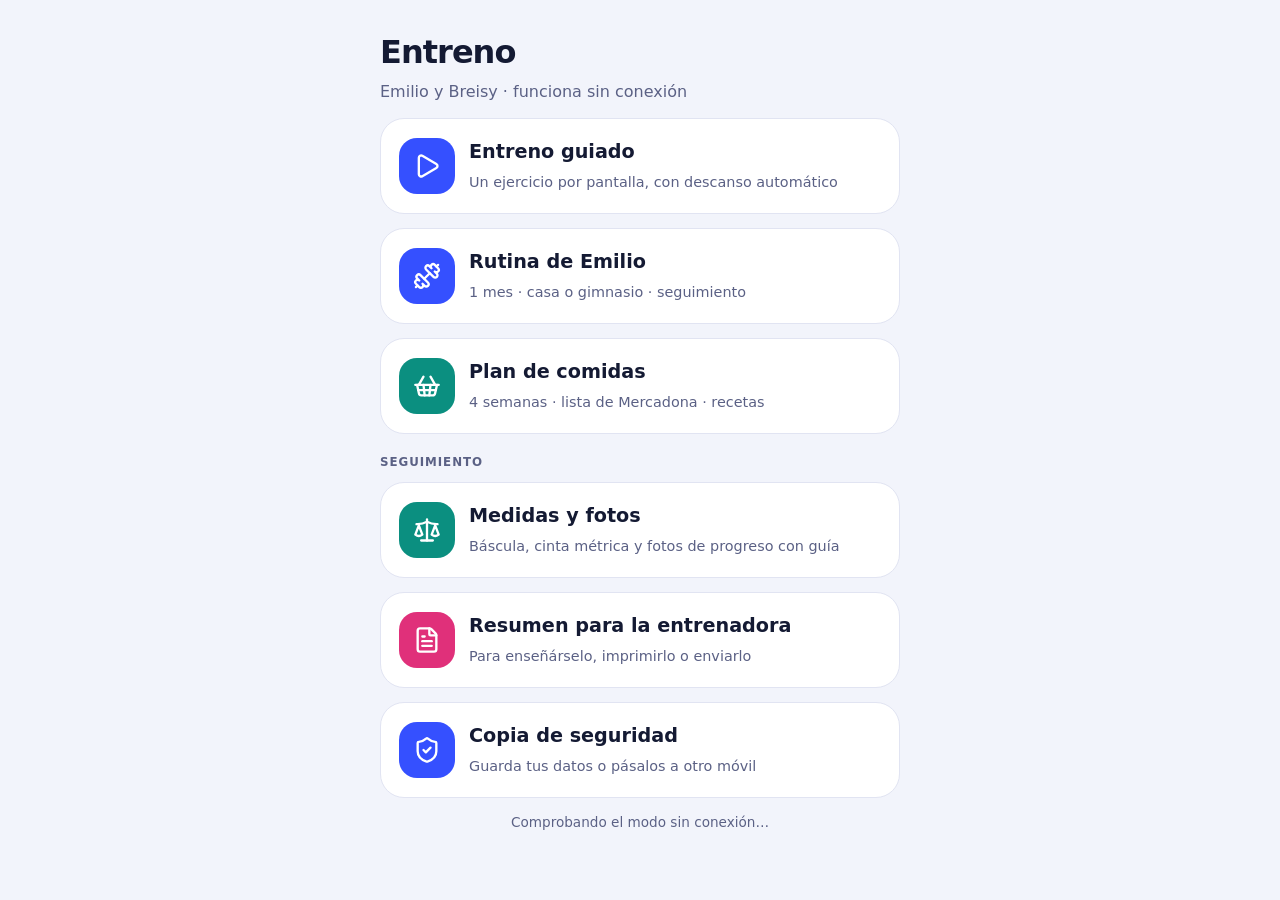
<file: index.html>
<!doctype html>
<html lang="es"><head><meta charset="utf-8">
<meta name="viewport" content="width=device-width, initial-scale=1, viewport-fit=cover">
<meta name="color-scheme" content="light dark">
<title>Entreno</title>
<link rel="manifest" href="manifest.webmanifest">
<link rel="apple-touch-icon" href="icon-180.png">
<link rel="icon" href="icon-192.png">
<meta name="apple-mobile-web-app-capable" content="yes">
<meta name="mobile-web-app-capable" content="yes">
<meta name="apple-mobile-web-app-status-bar-style" content="default">
<meta name="apple-mobile-web-app-title" content="Entreno">
<meta name="theme-color" content="#f2f4fb" media="(prefers-color-scheme: light)">
<meta name="theme-color" content="#0b0e20" media="(prefers-color-scheme: dark)">
<style>

:root{--bg:#f2f4fb;--card:#fff;--ink:#141a33;--muted:#5b6185;--line:#e1e4f2;--a:#3550ff;--b:#0b8f80;--c:#e0307a}
@media (prefers-color-scheme:dark){:root{--bg:#0b0e20;--card:#151a37;--ink:#eef0ff;--muted:#a5aad2;--line:#262c5c;--a:#8494ff;--b:#2fd3bf;--c:#ff6aa6;color-scheme:dark}}
*{box-sizing:border-box}
body{margin:0;background:var(--bg);color:var(--ink);font:16px/1.5 system-ui,-apple-system,"Segoe UI",Roboto,sans-serif;
 padding:max(28px,calc(env(safe-area-inset-top,0px) + 16px)) max(16px,env(safe-area-inset-right,0px)) calc(24px + env(safe-area-inset-bottom,0px)) max(16px,env(safe-area-inset-left,0px))}
main{max-width:520px;margin:0 auto;display:grid;gap:14px}
h1{margin:0 0 4px;font-size:2rem;letter-spacing:-.03em}
p{margin:0;color:var(--muted)}
a.big{display:grid;grid-template-columns:56px 1fr;gap:4px 14px;align-items:center;background:var(--card);border:1px solid var(--line);border-radius:24px;padding:18px;text-decoration:none;color:inherit;min-height:96px}
a.big:focus-visible{outline:3px solid var(--a);outline-offset:2px}
.ic{grid-row:span 2;width:56px;height:56px;border-radius:18px;display:grid;place-items:center;color:#fff;font-size:28px}
.ic svg{width:28px;height:28px;fill:none;stroke:currentColor;stroke-width:2;stroke-linecap:round;stroke-linejoin:round}
b{font-size:1.2rem}
small{color:var(--muted);font-size:.9rem}
.st{font-size:.85rem;text-align:center}
[hidden]{display:none!important}
.sec{font-size:.74rem;font-weight:800;letter-spacing:.08em;text-transform:uppercase;color:var(--muted);margin:6px 0 -4px}
.warnb{background:var(--c);color:#fff;border-radius:20px;padding:14px 18px;text-decoration:none;display:grid;gap:2px}
.warnb small{color:#fff;opacity:.9}
</style></head><body><main>
<div><h1>Entreno</h1><p>Emilio y Breisy · funciona sin conexión</p></div>
<a class="warnb" id="bk" href="copia.html" hidden><b>Guarda una copia de seguridad</b><small id="bkt"></small></a>
<a class="big" href="guiado.html"><span class="ic" style="background:var(--a)"><svg class="i" viewBox="0 0 24 24" aria-hidden="true"><path d="M5 5a2 2 0 0 1 3.008-1.728l11.997 6.998a2 2 0 0 1 .003 3.458l-12 7A2 2 0 0 1 5 19z" /></svg></span><b>Entreno guiado</b><small>Un ejercicio por pantalla, con descanso automático</small></a>
<a class="big" href="rutina.html"><span class="ic" style="background:var(--a)"><svg viewBox="0 0 24 24"><path d="M17.596 12.768a2 2 0 1 0 2.829-2.829l-1.768-1.767a2 2 0 0 0 2.828-2.829l-2.828-2.828a2 2 0 0 0-2.829 2.828l-1.767-1.768a2 2 0 1 0-2.829 2.829z"/><path d="m2.5 21.5 1.4-1.4"/><path d="m20.1 3.9 1.4-1.4"/><path d="M5.343 21.485a2 2 0 1 0 2.829-2.828l1.767 1.768a2 2 0 1 0 2.829-2.829l-6.364-6.364a2 2 0 1 0-2.829 2.829l1.768 1.767a2 2 0 0 0-2.828 2.829z"/><path d="m9.6 14.4 4.8-4.8"/></svg></span><b>Rutina de Emilio</b><small>1 mes · casa o gimnasio · seguimiento</small></a>
<a class="big" href="comidas.html"><span class="ic" style="background:var(--b)"><svg viewBox="0 0 24 24"><path d="m15 11-1 9"/><path d="m19 11-4-7"/><path d="M2 11h20"/><path d="m3.5 11 1.6 7.4a2 2 0 0 0 2 1.6h9.8a2 2 0 0 0 2-1.6l1.7-7.4"/><path d="M4.5 15.5h15"/><path d="m5 11 4-7"/><path d="m9 11 1 9"/></svg></span><b>Plan de comidas</b><small>4 semanas · lista de Mercadona · recetas</small></a>
<p class="sec">Seguimiento</p>
<a class="big" href="medidas.html"><span class="ic" style="background:var(--b)"><svg class="i" viewBox="0 0 24 24" aria-hidden="true"><path d="M12 3v18" /> <path d="m19 8 3 8a5 5 0 0 1-6 0zV7" /> <path d="M3 7h1a17 17 0 0 0 8-2 17 17 0 0 0 8 2h1" /> <path d="m5 8 3 8a5 5 0 0 1-6 0zV7" /> <path d="M7 21h10" /></svg></span><b>Medidas y fotos</b><small>Báscula, cinta métrica y fotos de progreso con guía</small></a>
<a class="big" href="resumen.html"><span class="ic" style="background:var(--c)"><svg class="i" viewBox="0 0 24 24" aria-hidden="true"><path d="M6 22a2 2 0 0 1-2-2V4a2 2 0 0 1 2-2h8a2.4 2.4 0 0 1 1.704.706l3.588 3.588A2.4 2.4 0 0 1 20 8v12a2 2 0 0 1-2 2z" /> <path d="M14 2v5a1 1 0 0 0 1 1h5" /> <path d="M10 9H8" /> <path d="M16 13H8" /> <path d="M16 17H8" /></svg></span><b>Resumen para la entrenadora</b><small>Para enseñárselo, imprimirlo o enviarlo</small></a>
<a class="big" href="copia.html"><span class="ic" style="background:var(--a)"><svg class="i" viewBox="0 0 24 24" aria-hidden="true"><path d="M20 13c0 5-3.5 7.5-7.66 8.95a1 1 0 0 1-.67-.01C7.5 20.5 4 18 4 13V6a1 1 0 0 1 1-1c2 0 4.5-1.2 6.24-2.72a1.17 1.17 0 0 1 1.52 0C14.51 3.81 17 5 19 5a1 1 0 0 1 1 1z" /> <path d="m9 12 2 2 4-4" /></svg></span><b>Copia de seguridad</b><small>Guarda tus datos o pásalos a otro móvil</small></a>
<p class="st" id="st">Comprobando el modo sin conexión…</p>
</main>
<script src="store.js"></script>
<script>
(function(){try{
  var b=document.getElementById('bk'),t=document.getElementById('bkt');
  if(!EN.hasData()) return;
  var c=EN.get(EN.K.copia,null), d=c&&c.fecha?EN.days(c.fecha.slice(0,10)):null;
  if(d===null){ t.textContent='Todavía no has guardado ninguna. Tarda un minuto.'; b.hidden=false; }
  else if(d>=14){ t.textContent='La última fue hace '+d+' días.'; b.hidden=false; }
}catch(e){}})();
</script>
<script>
var st=document.getElementById('st');
if('serviceWorker' in navigator){navigator.serviceWorker.register('sw.js').then(function(){return navigator.serviceWorker.ready;}).then(function(){st.textContent='Lista para usar sin conexión.';}).catch(function(){st.textContent='Abre esta página con conexión una vez para guardarla en el móvil.';});}
else st.textContent='Este navegador no puede guardarla para usar sin conexión.';
</script></body></html>
</file>
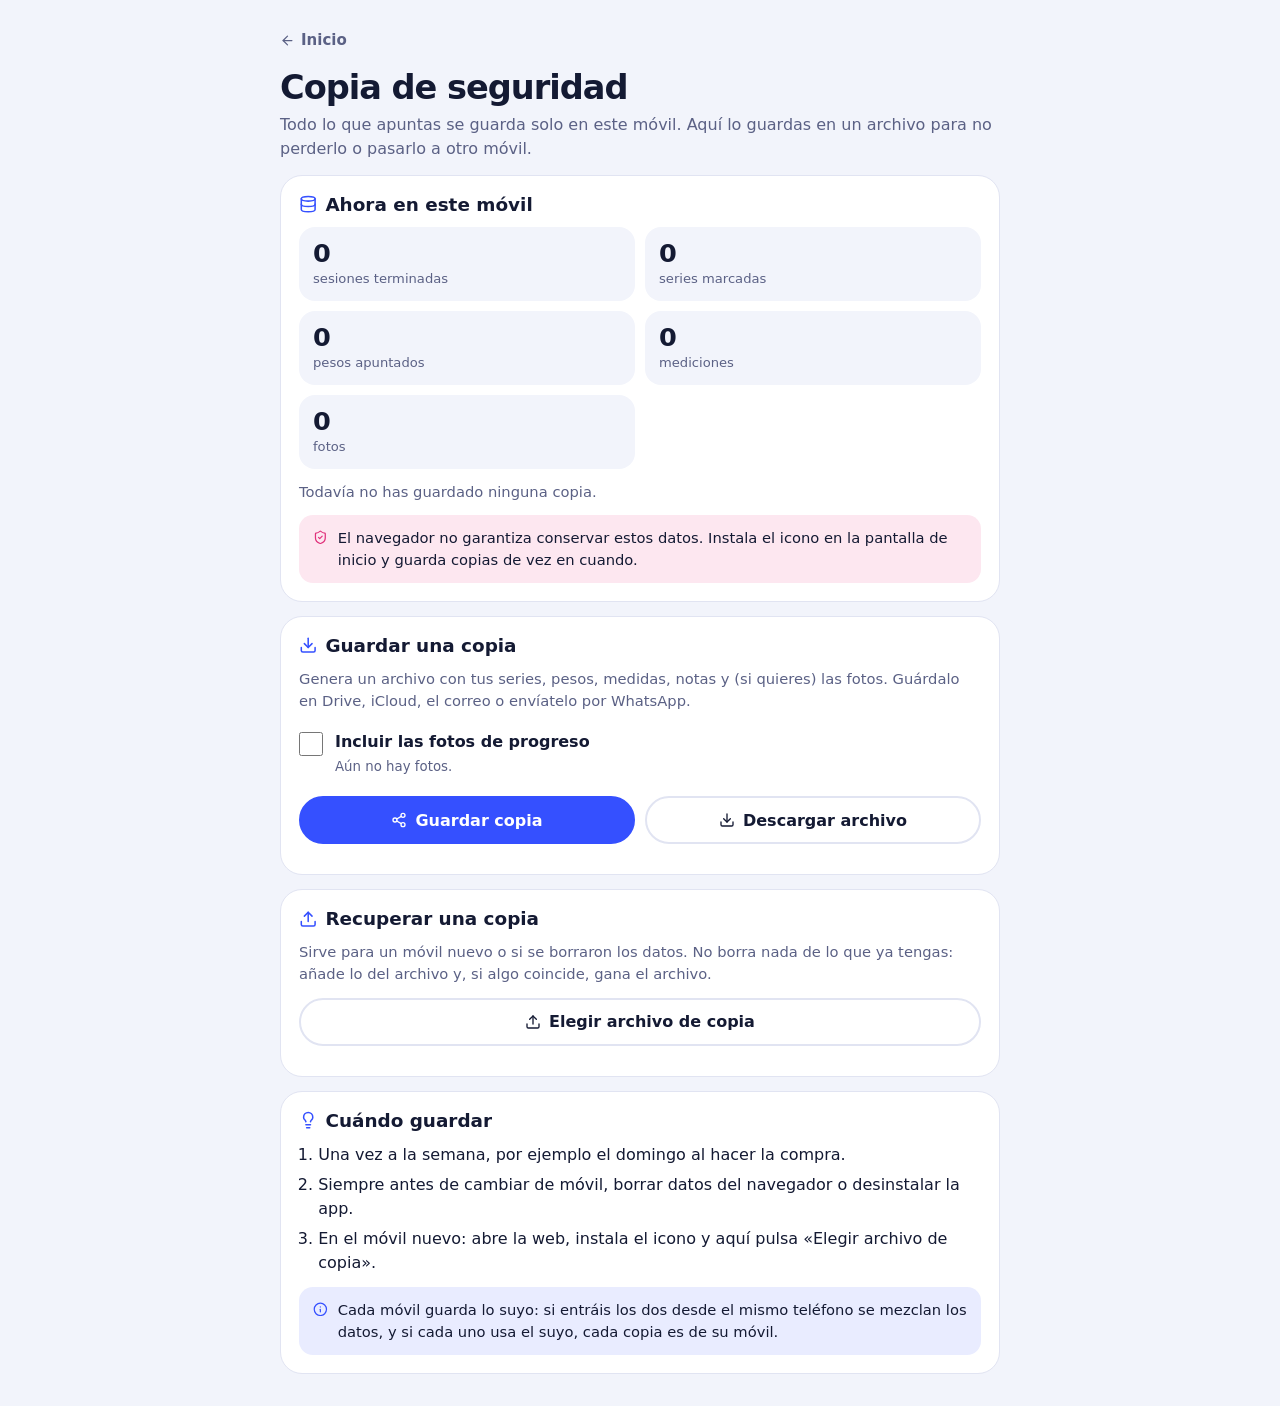
<file: copia.html>
<!doctype html>
<html lang="es"><head><meta charset="utf-8">
<meta name="viewport" content="width=device-width, initial-scale=1, viewport-fit=cover">
<meta name="color-scheme" content="light dark">
<title>Copia de seguridad · Entreno</title>
<link rel="manifest" href="manifest.webmanifest">
<link rel="apple-touch-icon" href="icon-180.png">
<link rel="icon" href="icon-192.png">
<meta name="apple-mobile-web-app-capable" content="yes">
<meta name="mobile-web-app-capable" content="yes">
<meta name="apple-mobile-web-app-title" content="Entreno">
<meta name="theme-color" content="#f2f4fb" media="(prefers-color-scheme: light)">
<meta name="theme-color" content="#0b0e20" media="(prefers-color-scheme: dark)">
<link rel="stylesheet" href="app.css">
<style>
.stats{display:grid;grid-template-columns:repeat(2,minmax(0,1fr));gap:10px}
.st{background:var(--bg);border-radius:16px;padding:12px 14px;display:grid;gap:2px}
.st b{font:800 1.6rem var(--f-num);letter-spacing:-.03em;line-height:1.1}
.st span{font-size:.82rem;color:var(--muted)}
.chk{display:flex;gap:12px;align-items:flex-start;min-height:48px;padding:6px 0;cursor:pointer}
.chk input{width:24px;height:24px;margin:2px 0 0;accent-color:var(--a);flex:none}
.chk b{display:block}
.chk small{color:var(--muted)}
.res{display:grid;gap:8px}
ol.steps{margin:0;padding-left:1.2em;display:grid;gap:6px}
input[type=file]{position:absolute;opacity:0;width:1px;height:1px}
</style></head><body>
<div class="wrap">
  <header class="top">
    <a class="back" href="./"><svg class="i" viewBox="0 0 24 24" aria-hidden="true"><path d="m12 19-7-7 7-7" /> <path d="M19 12H5" /></svg>Inicio</a>
    <h1>Copia de seguridad</h1>
    <p>Todo lo que apuntas se guarda solo en este móvil. Aquí lo guardas en un archivo para no perderlo o pasarlo a otro móvil.</p>
  </header>

  <noscript><p class="nojs">Esta página necesita JavaScript. Ábrela desde la app instalada o con Chrome o Safari.</p></noscript>

  <section class="card" aria-labelledby="h-now">
    <h2 id="h-now"><svg class="i" viewBox="0 0 24 24" aria-hidden="true"><ellipse cx="12" cy="5" rx="9" ry="3" /> <path d="M3 5V19A9 3 0 0 0 21 19V5" /> <path d="M3 12A9 3 0 0 0 21 12" /></svg>Ahora en este móvil</h2>
    <div class="stats" id="stats"></div>
    <p class="sub" id="last"></p>
    <p class="note ok" id="persist" hidden><svg class="i" viewBox="0 0 24 24" aria-hidden="true"><path d="M20 13c0 5-3.5 7.5-7.66 8.95a1 1 0 0 1-.67-.01C7.5 20.5 4 18 4 13V6a1 1 0 0 1 1-1c2 0 4.5-1.2 6.24-2.72a1.17 1.17 0 0 1 1.52 0C14.51 3.81 17 5 19 5a1 1 0 0 1 1 1z" /> <path d="m9 12 2 2 4-4" /></svg><span></span></p>
  </section>

  <section class="card" aria-labelledby="h-exp">
    <h2 id="h-exp"><svg class="i" viewBox="0 0 24 24" aria-hidden="true"><path d="M12 15V3" /> <path d="M21 15v4a2 2 0 0 1-2 2H5a2 2 0 0 1-2-2v-4" /> <path d="m7 10 5 5 5-5" /></svg>Guardar una copia</h2>
    <p class="sub">Genera un archivo con tus series, pesos, medidas, notas y (si quieres) las fotos. Guárdalo en Drive, iCloud, el correo o envíatelo por WhatsApp.</p>
    <label class="chk"><input type="checkbox" id="incfotos" checked><span><b>Incluir las fotos de progreso</b><small id="fotoinfo">Hacen el archivo más grande.</small></span></label>
    <div class="row">
      <button type="button" class="btn pri grow" id="bshare"><svg class="i" viewBox="0 0 24 24" aria-hidden="true"><circle cx="18" cy="5" r="3" /> <circle cx="6" cy="12" r="3" /> <circle cx="18" cy="19" r="3" /> <line x1="8.59" x2="15.42" y1="13.51" y2="17.49" /> <line x1="15.41" x2="8.59" y1="6.51" y2="10.49" /></svg>Guardar copia</button>
      <button type="button" class="btn grow" id="bdown"><svg class="i" viewBox="0 0 24 24" aria-hidden="true"><path d="M12 15V3" /> <path d="M21 15v4a2 2 0 0 1-2 2H5a2 2 0 0 1-2-2v-4" /> <path d="m7 10 5 5 5-5" /></svg>Descargar archivo</button>
    </div>
    <p class="res" id="expres" aria-live="polite"></p>
  </section>

  <section class="card" aria-labelledby="h-imp">
    <h2 id="h-imp"><svg class="i" viewBox="0 0 24 24" aria-hidden="true"><path d="M12 3v12" /> <path d="m17 8-5-5-5 5" /> <path d="M21 15v4a2 2 0 0 1-2 2H5a2 2 0 0 1-2-2v-4" /></svg>Recuperar una copia</h2>
    <p class="sub">Sirve para un móvil nuevo o si se borraron los datos. No borra nada de lo que ya tengas: añade lo del archivo y, si algo coincide, gana el archivo.</p>
    <label class="btn grow" for="file" tabindex="0" id="pick"><svg class="i" viewBox="0 0 24 24" aria-hidden="true"><path d="M12 3v12" /> <path d="m17 8-5-5-5 5" /> <path d="M21 15v4a2 2 0 0 1-2 2H5a2 2 0 0 1-2-2v-4" /></svg>Elegir archivo de copia</label>
    <input type="file" id="file" accept=".json,application/json">
    <div class="res" id="impres" aria-live="polite"></div>
  </section>

  <section class="card" aria-labelledby="h-tips">
    <h2 id="h-tips"><svg class="i" viewBox="0 0 24 24" aria-hidden="true"><path d="M15 14c.2-1 .7-1.7 1.5-2.5 1-.9 1.5-2.2 1.5-3.5A6 6 0 0 0 6 8c0 1 .2 2.2 1.5 3.5.7.7 1.3 1.5 1.5 2.5" /> <path d="M9 18h6" /> <path d="M10 22h4" /></svg>Cuándo guardar</h2>
    <ol class="steps">
      <li>Una vez a la semana, por ejemplo el domingo al hacer la compra.</li>
      <li>Siempre antes de cambiar de móvil, borrar datos del navegador o desinstalar la app.</li>
      <li>En el móvil nuevo: abre la web, instala el icono y aquí pulsa «Elegir archivo de copia».</li>
    </ol>
    <p class="note"><svg class="i" viewBox="0 0 24 24" aria-hidden="true"><circle cx="12" cy="12" r="10" /> <path d="M12 16v-4" /> <path d="M12 8h.01" /></svg><span>Cada móvil guarda lo suyo: si entráis los dos desde el mismo teléfono se mezclan los datos, y si cada uno usa el suyo, cada copia es de su móvil.</span></p>
  </section>
</div>
<div class="toast" id="toast" role="status"></div>
<script src="icons.js"></script>
<script src="store.js"></script>
<script>
(function(){
  var $=EN.$, esc=EN.esc;
  function toast(t){ var e=$('#toast'); e.textContent=t; e.classList.add('on'); clearTimeout(toast.t); toast.t=setTimeout(function(){e.classList.remove('on');},2600); }

  function count(S, med){
    var r={series:0,pesos:0,sesiones:0};
    Object.keys(S||{}).forEach(function(k){
      if(/^c:w\d+d\d+-e\d+-s\d+$/.test(k)) r.series++;
      else if(/^c:w\d+d\d+-done$/.test(k)) r.sesiones++;
      else if(/^v:w\d+d\d+-e\d+-kg-/.test(k) && S[k]!=='') r.pesos++;
    });
    r.medidas=Object.keys(med||{}).length; return r;
  }
  function statCell(n,l){ return '<div class="st"><b>'+n+'</b><span>'+l+'</span></div>'; }
  function paint(){
    var c=count(EN.get(EN.K.rut,{}),EN.get(EN.K.med,{}));
    EN.fotos.count().then(function(nf){
      $('#stats').innerHTML=statCell(c.sesiones,'sesiones terminadas')+statCell(c.series,'series marcadas')+statCell(c.pesos,'pesos apuntados')+statCell(c.medidas,'mediciones')+statCell(nf,'fotos');
      $('#fotoinfo').textContent= nf? nf+(nf===1?' foto guardada.':' fotos guardadas.')+' Hacen el archivo más grande.' : 'Aún no hay fotos.';
      if(!nf) $('#incfotos').checked=false;
    });
    var l=EN.get(EN.K.copia,null);
    $('#last').textContent= l&&l.fecha ? 'Última copia: '+EN.fdate(l.fecha.slice(0,10),true)+(EN.days(l.fecha.slice(0,10))>0?' (hace '+EN.days(l.fecha.slice(0,10))+' días).':' (hoy).') : 'Todavía no has guardado ninguna copia.';
  }
  paint();
  try{ if(navigator.storage&&navigator.storage.persisted){ navigator.storage.persisted().then(function(p){
    var n=$('#persist'); n.hidden=false;
    if(p){ n.querySelector('span').textContent='El navegador protege estos datos: no los borrará por falta de espacio.'; }
    else { n.className='note warn'; n.querySelector('span').textContent='El navegador no garantiza conservar estos datos. Instala el icono en la pantalla de inicio y guarda copias de vez en cuando.'; EN.persist(); }
  }); } }catch(e){}

  /* ---------- guardar ---------- */
  function build(withFotos){
    var datos={};
    EN.BACKUP_KEYS().forEach(function(k){ if(k===EN.K.copia) return; try{ datos[k]=JSON.parse(localStorage.getItem(k)); }catch(e){} });
    return (withFotos?EN.fotos.all():Promise.resolve([])).then(function(f){
      return {app:'entreno',v:1,creada:new Date().toISOString(),datos:datos,fotos:f.map(function(p){return {id:p.id,fecha:p.fecha,pose:p.pose,cam:p.cam||null,img:p.img};})};
    });
  }
  function stamp(o){ EN.set(EN.K.copia,{fecha:new Date().toISOString(),fotos:o.fotos.length}); paint(); }
  function fname(){ return 'entreno-copia-'+EN.today()+'.json'; }
  function size(b){ return b<1048576? Math.max(1,Math.round(b/1024))+' KB' : (b/1048576).toFixed(1).replace('.',',')+' MB'; }
  function done(o,blob,how){
    stamp(o);
    $('#expres').innerHTML='<span class="note ok">'+EN.ic('circle-check')+'<span>'+how+' <b>'+esc(fname())+'</b> ('+size(blob.size)+'). Incluye '+o.fotos.length+(o.fotos.length===1?' foto.':' fotos.')+'</span></span>';
  }
  function download(o){
    var blob=new Blob([JSON.stringify(o)],{type:'application/json'}), a=document.createElement('a');
    a.href=URL.createObjectURL(blob); a.download=fname(); document.body.appendChild(a); a.click();
    setTimeout(function(){ URL.revokeObjectURL(a.href); a.remove(); },4000); done(o,blob,'Archivo descargado:');
  }
  $('#bdown').addEventListener('click',function(){ build($('#incfotos').checked).then(download); });
  $('#bshare').addEventListener('click',function(){
    build($('#incfotos').checked).then(function(o){
      var blob=new Blob([JSON.stringify(o)],{type:'application/json'}), file;
      try{ file=new File([blob],fname(),{type:'application/json'}); }catch(e){ file=null; }
      if(file&&navigator.canShare&&navigator.canShare({files:[file]})){
        navigator.share({files:[file],title:'Copia de Entreno'}).then(function(){ done(o,blob,'Copia compartida:'); },function(err){ if(!err||err.name!=='AbortError') download(o); });
      } else download(o);
    }).catch(function(){ toast('No se pudo preparar la copia'); });
  });

  /* ---------- recuperar ---------- */
  var pending=null;
  $('#pick').addEventListener('keydown',function(e){ if(e.key==='Enter'||e.key===' '){ e.preventDefault(); $('#file').click(); } });
  $('#file').addEventListener('change',function(){
    var f=this.files&&this.files[0]; var out=$('#impres'); pending=null; out.innerHTML='';
    if(!f) return;
    var rd=new FileReader();
    rd.onload=function(){
      var o; try{ o=JSON.parse(rd.result); }catch(e){ o=null; }
      if(!o||o.app!=='entreno'||!o.datos||typeof o.datos!=='object'){ out.innerHTML='<span class="note warn">'+EN.ic('triangle-alert')+'<span>Este archivo no es una copia de Entreno.</span></span>'; return; }
      pending=o; var c=count(o.datos[EN.K.rut],o.datos[EN.K.med]), nf=(o.fotos||[]).length;
      out.innerHTML='<div class="stats">'+statCell(c.sesiones,'sesiones')+statCell(c.series,'series')+statCell(c.pesos,'pesos')+statCell(c.medidas,'mediciones')+statCell(nf,'fotos')+'</div>'+
        '<p class="sub">Copia del '+esc(EN.fdate(String(o.creada||'').slice(0,10),true))+'.</p><button type="button" class="btn pri" id="dorestore">'+EN.ic('history')+'Restaurar en este móvil</button>';
      $('#dorestore').addEventListener('click',restore);
    };
    rd.onerror=function(){ out.innerHTML='<span class="note warn">'+EN.ic('triangle-alert')+'<span>No se pudo leer el archivo.</span></span>'; };
    rd.readAsText(f);
  });

  function ok(k){ return k===EN.K.rut||k===EN.K.comp||(k.indexOf('entreno:')===0&&k!==EN.K.copia); }
  function restore(){
    var o=pending; if(!o) return;
    // copia de seguridad de lo actual, por si te arrepientes (solo datos pequeños, no fotos)
    var undo={}; EN.BACKUP_KEYS().forEach(function(k){ undo[k]=localStorage.getItem(k); });
    try{ localStorage.setItem('entreno-deshacer',JSON.stringify(undo)); }catch(e){}
    Object.keys(o.datos).forEach(function(k){
      if(!ok(k)) return; var inc=o.datos[k], cur=EN.get(k,null);
      if(Array.isArray(inc)){ cur=Array.isArray(cur)?cur:[]; var seen={}; cur.forEach(function(x){seen[JSON.stringify(x)]=1;}); inc.forEach(function(x){ if(!seen[JSON.stringify(x)]) cur.push(x); }); EN.set(k,cur); }
      else if(inc&&typeof inc==='object'){ cur=(cur&&typeof cur==='object'&&!Array.isArray(cur))?cur:{}; Object.keys(inc).forEach(function(x){ cur[x]=inc[x]; }); EN.set(k,cur); }
      else if(inc!=null) EN.set(k,inc);
    });
    var fs=(o.fotos||[]).filter(function(p){ return p&&p.id&&p.img; }), chain=Promise.resolve(), n=0;
    fs.forEach(function(p){ chain=chain.then(function(){ return EN.fotos.put({id:p.id,fecha:p.fecha,pose:p.pose,cam:p.cam||null,img:p.img}).then(function(){n++;}); }); });
    chain.then(function(){
      EN.persist(); paint(); pending=null;
      $('#impres').innerHTML='<span class="note ok">'+EN.ic('circle-check')+'<span>Restaurado: datos de la rutina y medidas'+(n?' y '+n+(n===1?' foto':' fotos'):'')+'.</span></span><button type="button" class="btn sm" id="undo">'+EN.ic('rotate-ccw')+'Deshacer lo de la rutina y medidas</button>';
      $('#undo').addEventListener('click',undoRestore);
    }).catch(function(){ toast('Algo falló con las fotos; el resto sí se restauró'); paint(); });
  }
  function undoRestore(){
    var u; try{ u=JSON.parse(localStorage.getItem('entreno-deshacer')||'null'); }catch(e){ u=null; }
    if(!u){ toast('No hay nada que deshacer'); return; }
    EN.BACKUP_KEYS().forEach(function(k){ if(!(k in u)&&k!==EN.K.copia) EN.del(k); });
    Object.keys(u).forEach(function(k){ if(u[k]!=null) try{ localStorage.setItem(k,u[k]); }catch(e){} });
    try{ localStorage.removeItem('entreno-deshacer'); }catch(e){}
    paint(); $('#impres').innerHTML='<span class="note">'+EN.ic('info')+'<span>Deshecho. Las fotos añadidas se conservan.</span></span>';
  }
})();
</script>
<script>if("serviceWorker" in navigator){navigator.serviceWorker.register("sw.js").catch(function(){});}</script>
</body></html>
</file>
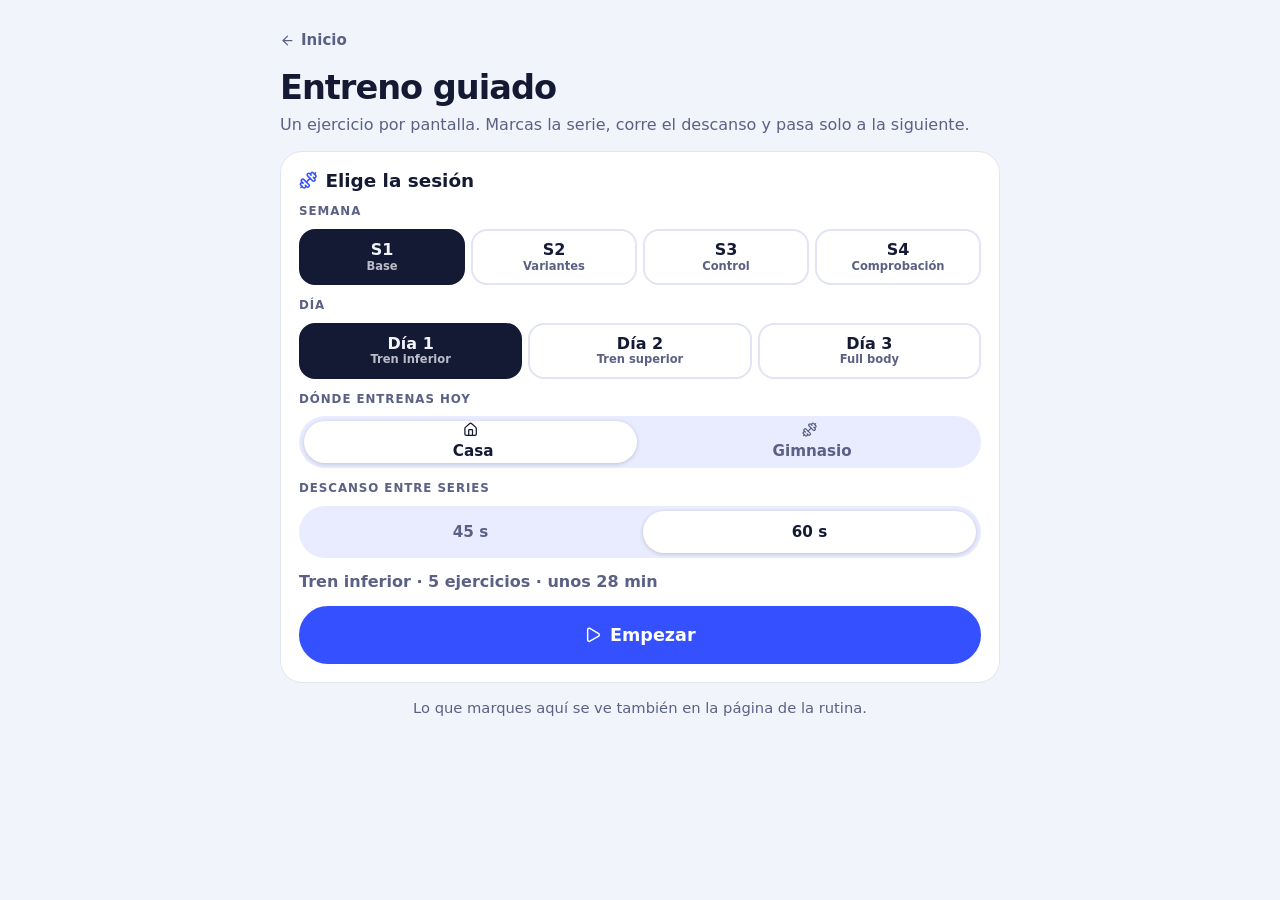
<file: guiado.html>
<!doctype html>
<html lang="es"><head><meta charset="utf-8">
<meta name="viewport" content="width=device-width, initial-scale=1, viewport-fit=cover">
<meta name="color-scheme" content="light dark">
<title>Entreno guiado</title>
<link rel="manifest" href="manifest.webmanifest">
<link rel="apple-touch-icon" href="icon-180.png">
<link rel="icon" href="icon-192.png">
<meta name="apple-mobile-web-app-capable" content="yes">
<meta name="mobile-web-app-capable" content="yes">
<meta name="apple-mobile-web-app-title" content="Entreno">
<meta name="theme-color" content="#f2f4fb" media="(prefers-color-scheme: light)">
<meta name="theme-color" content="#0b0e20" media="(prefers-color-scheme: dark)">
<link rel="stylesheet" href="app.css">
<style>
body{padding-bottom:0}
.pick{display:grid;gap:8px}
.pick .opts{display:grid;gap:6px}
.opts.c4{grid-template-columns:repeat(4,minmax(0,1fr))}
.opts.c3{grid-template-columns:repeat(3,minmax(0,1fr))}
.opts input{position:absolute;opacity:0;width:1px;height:1px}
.opts label{display:grid;align-content:center;min-height:56px;padding:6px 8px;border-radius:16px;border:2px solid var(--line);background:var(--card);text-align:center;cursor:pointer;line-height:1.15;touch-action:manipulation;min-width:0}
.opts label b{font-size:1rem;overflow-wrap:anywhere} .opts label small{color:var(--muted);font-size:.72rem;font-weight:700}
.opts input:checked+label{background:var(--ink);border-color:var(--ink);color:var(--bg)} .opts input:checked+label small{color:inherit;opacity:.75}
.opts input:focus-visible+label{outline:3px solid var(--a);outline-offset:2px}
.resume{background:var(--a);color:var(--on-a);border-radius:22px;padding:16px 18px;display:grid;gap:10px}
.resume small{opacity:.85;font-weight:700}
.resume .btn{background:var(--on-a);color:var(--a);border-color:transparent}
.sumline{font-weight:700;color:var(--muted)}

/* pantalla de entrenamiento */
#v-work{display:grid;grid-template-rows:auto auto minmax(0,1fr) auto;height:100vh;height:100dvh;max-width:720px;margin:0 auto}
.wtop{display:flex;align-items:center;gap:8px;padding:4px 0}
.wtop .ttl{flex:1;text-align:center;line-height:1.15;min-width:0} .wtop .ttl b{display:block;font-size:.95rem} .wtop .ttl small{color:var(--muted);font-size:.78rem}
.ib{width:46px;height:46px;border-radius:50%;border:2px solid var(--line);background:var(--card);color:var(--ink);display:grid;place-items:center;font-size:20px;cursor:pointer;touch-action:manipulation;flex:none}
.ib[disabled]{opacity:.35}
.ib:focus-visible{outline:3px solid var(--a);outline-offset:2px}
.prog{display:flex;gap:4px;padding:2px 0 10px}
.prog i{flex:1;height:6px;border-radius:3px;background:var(--line)}
.prog i.d{background:var(--b)} .prog i.c{background:var(--a)} .prog i.cv{background:var(--c)}
.wmid{overflow-y:auto;-webkit-overflow-scrolling:touch;display:grid;gap:12px;align-content:start;padding:2px 2px 16px}
.fcard{position:relative;background:var(--bsoft);border-radius:24px;padding:14px;display:grid;place-items:center}
.gym .fcard{background:var(--soft)}
.fcard .figbox{max-width:300px}
.fcard .no{position:absolute;left:12px;top:12px;width:36px;height:36px;border-radius:50%;background:var(--b);color:#fff;display:grid;place-items:center;font:800 .95rem var(--f-num)}
.gym .fcard .no{background:var(--a);color:var(--on-a)}
.wh h2{font-size:1.45rem;font-weight:800;letter-spacing:-.01em}
.wh .was{color:var(--muted);font-size:.85rem;margin-top:2px}
.dose{display:flex;gap:10px;align-items:baseline;flex-wrap:wrap}
.dose .big{font:800 1.9rem var(--f-num);letter-spacing:-.03em}
.dose .uni{font-weight:800;color:var(--muted)}
.wnote{display:flex;gap:8px;background:var(--csoft);border-radius:14px;padding:10px 12px;font-weight:700;font-size:.92rem}
.wnote .i{color:var(--work);margin-top:3px}
.imp{display:flex;gap:10px;background:var(--soft);border-radius:14px;padding:10px 12px;font-size:.95rem}
.imp .i{color:var(--work);margin-top:4px}
.bubs{display:flex;gap:10px;flex-wrap:wrap;align-items:center}
.bub{width:58px;height:58px;border-radius:50%;border:3px solid var(--line);background:var(--card);color:var(--muted);font:800 1.1rem var(--f-num);display:grid;place-items:center;cursor:pointer;touch-action:manipulation;padding:0}
.bub.d{background:var(--b);border-color:var(--b);color:#fff}
.bub.cur{border-color:var(--a);color:var(--ink);box-shadow:0 0 0 4px color-mix(in srgb,var(--a) 22%,transparent)}
.bub:focus-visible{outline:3px solid var(--a);outline-offset:2px}
.kgrow{display:flex;align-items:center;gap:8px;flex-wrap:wrap}
.kgrow>span.l{font-weight:800;color:var(--muted);font-size:.9rem;flex:1 1 100%}
.kgrow input{width:112px;min-height:52px;text-align:center;border-radius:14px;border:2px solid var(--line);background:var(--card);color:var(--ink);font:800 1.4rem var(--f-num);padding:0 6px}
.kgrow input:focus-visible{outline:3px solid var(--a);outline-offset:2px}
.kgrow .u{font-weight:800;color:var(--muted)}
.kgrow .prev{font-size:.85rem;color:var(--muted);flex:1 1 100%}
details.how2{background:var(--card);border:1px solid var(--line);border-radius:16px}
details.how2>summary{min-height:48px;display:flex;align-items:center;gap:8px;padding:0 14px;font-weight:800;cursor:pointer;list-style:none}
details.how2>summary::-webkit-details-marker{display:none}
details.how2>summary::after{content:"+";margin-left:auto;font-size:1.3rem;color:var(--muted)} details.how2[open]>summary::after{content:"–"}
details.how2>div{padding:0 14px 14px;display:grid;gap:8px;font-size:.95rem}
details.how2 b{display:block;font-size:.78rem;text-transform:uppercase;letter-spacing:.05em;color:var(--muted)}
.altx{display:grid;gap:8px} .altx .figbox{max-width:200px}

/* base inferior */
.dock{padding:10px 0 calc(12px + env(safe-area-inset-bottom,0px));border-top:1px solid var(--line);background:var(--bg)}
.go{width:100%;min-height:68px;border-radius:22px;border:0;background:var(--b);color:#fff;font:800 1.2rem var(--f-body);display:flex;align-items:center;justify-content:center;gap:10px;cursor:pointer;touch-action:manipulation}
.gym .go{background:var(--a);color:var(--on-a)}
.go.ghost{background:var(--card);color:var(--ink);border:2px solid var(--line)}
.go:focus-visible{outline:3px solid var(--ink);outline-offset:2px}
.rest{display:grid;grid-template-columns:auto 1fr auto;gap:12px;align-items:center;background:var(--b);color:#fff;border-radius:22px;padding:8px 10px 8px 12px}
.gym .rest{background:var(--a);color:var(--on-a)}
.rest.go2{background:var(--ok)}
.rest .ring{position:relative;width:72px;height:72px;display:grid;place-items:center}
.rest .ring svg{position:absolute;inset:0;width:100%;height:100%;transform:rotate(-90deg)}
.rest .ring .r0{fill:none;stroke:rgba(255,255,255,.3);stroke-width:6}
.rest .ring .r1{fill:none;stroke:#fff;stroke-width:6;stroke-linecap:round;stroke-dasharray:201 201;stroke-dashoffset:201}
.rest .ring b{font:800 1.15rem var(--f-num);position:relative;font-variant-numeric:tabular-nums}
.rest .tx{line-height:1.2;min-width:0} .rest .tx b{display:block;font-size:1.05rem} .rest .tx small{opacity:.9;font-weight:700}
.rest .bt{display:grid;gap:6px}
.rest .bt button{min-height:36px;padding:0 14px;border-radius:999px;border:0;background:rgba(255,255,255,.2);color:inherit;font:800 .85rem var(--f-body);cursor:pointer;touch-action:manipulation}
.rest.last{animation:blink .5s steps(1,end) infinite}
@keyframes blink{0%{background:var(--work);color:#fff}50%{background:#fff;color:var(--work)}}
.rest.last .ring .r1{stroke:currentColor} .rest.last .ring .r0{stroke:rgba(0,0,0,.12)}

/* cardio y fin */
.cvs{display:grid;grid-template-columns:1fr 1fr;gap:10px}
.cvs input{position:absolute;opacity:0;width:1px;height:1px}
.cvs label{display:grid;gap:4px;justify-items:center;text-align:center;padding:10px;border-radius:18px;border:2px solid var(--line);background:var(--card);cursor:pointer;font-weight:800;touch-action:manipulation}
.cvs label small{color:var(--muted);font-weight:700}
.cvs input:checked+label{border-color:var(--c);background:var(--csoft)}
.cvs input:focus-visible+label{outline:3px solid var(--a);outline-offset:2px}
.cvs .figbox{max-width:140px}
.bigt{font:800 4.6rem var(--f-num);letter-spacing:-.04em;text-align:center;font-variant-numeric:tabular-nums;line-height:1.1}
.cv-card{background:var(--csoft);border-radius:24px;padding:18px;display:grid;gap:10px}
.fin{text-align:center;display:grid;gap:14px;padding-top:24px}
.fin .ok{width:96px;height:96px;border-radius:50%;background:var(--b);color:#fff;display:grid;place-items:center;font-size:52px;margin:0 auto}
.fin h1{font:800 1.8rem var(--f-num);letter-spacing:-.03em}
.fstats{display:grid;grid-template-columns:repeat(3,1fr);gap:8px}
.fstats div{background:var(--card);border:1px solid var(--line);border-radius:16px;padding:10px 4px}
.fstats b{display:block;font:800 1.4rem var(--f-num)} .fstats span{font-size:.78rem;color:var(--muted)}
.prep{background:var(--cdown,transparent)}
.cd3{font:800 5rem var(--f-num);text-align:center}
</style></head><body>
<div class="wrap" id="v-setup">
  <header class="top">
    <a class="back" href="./"><svg class="i" viewBox="0 0 24 24" aria-hidden="true"><path d="m12 19-7-7 7-7" /> <path d="M19 12H5" /></svg>Inicio</a>
    <h1>Entreno guiado</h1>
    <p>Un ejercicio por pantalla. Marcas la serie, corre el descanso y pasa solo a la siguiente.</p>
  </header>
  <noscript><p class="nojs">Esta página necesita JavaScript. Ábrela desde la app instalada o con Chrome o Safari.</p></noscript>
  <div class="resume" id="resume" hidden>
    <div><small>Sesión a medias</small><div><b id="rs-t"></b></div><small id="rs-s"></small></div>
    <button type="button" class="btn" id="rs-go"><svg class="i" viewBox="0 0 24 24" aria-hidden="true"><path d="M5 5a2 2 0 0 1 3.008-1.728l11.997 6.998a2 2 0 0 1 .003 3.458l-12 7A2 2 0 0 1 5 19z" /></svg>Continuar</button>
  </div>
  <section class="card" aria-labelledby="h-sel">
    <h2 id="h-sel"><svg class="i" viewBox="0 0 24 24" aria-hidden="true"><path d="M17.596 12.768a2 2 0 1 0 2.829-2.829l-1.768-1.767a2 2 0 0 0 2.828-2.829l-2.828-2.828a2 2 0 0 0-2.829 2.828l-1.767-1.768a2 2 0 1 0-2.829 2.829z" /> <path d="m2.5 21.5 1.4-1.4" /> <path d="m20.1 3.9 1.4-1.4" /> <path d="M5.343 21.485a2 2 0 1 0 2.829-2.828l1.767 1.768a2 2 0 1 0 2.829-2.829l-6.364-6.364a2 2 0 1 0-2.829 2.829l1.768 1.767a2 2 0 0 0-2.828 2.829z" /> <path d="m9.6 14.4 4.8-4.8" /></svg>Elige la sesión</h2>
    <div class="pick"><span class="eyeb">Semana</span><div class="opts c4" id="o-w" role="radiogroup" aria-label="Semana"></div></div>
    <div class="pick"><span class="eyeb">Día</span><div class="opts c3" id="o-d" role="radiogroup" aria-label="Día"></div></div>
    <div class="pick"><span class="eyeb">Dónde entrenas hoy</span><div class="seg" role="radiogroup" aria-label="Lugar">
      <input type="radio" name="lg" id="lg-casa" checked><label for="lg-casa"><svg class="i" viewBox="0 0 24 24" aria-hidden="true"><path d="M15 21v-8a1 1 0 0 0-1-1h-4a1 1 0 0 0-1 1v8" /> <path d="M3 10a2 2 0 0 1 .709-1.528l7-6a2 2 0 0 1 2.582 0l7 6A2 2 0 0 1 21 10v9a2 2 0 0 1-2 2H5a2 2 0 0 1-2-2z" /></svg>&nbsp;Casa</label><input type="radio" name="lg" id="lg-gym"><label for="lg-gym"><svg class="i" viewBox="0 0 24 24" aria-hidden="true"><path d="M17.596 12.768a2 2 0 1 0 2.829-2.829l-1.768-1.767a2 2 0 0 0 2.828-2.829l-2.828-2.828a2 2 0 0 0-2.829 2.828l-1.767-1.768a2 2 0 1 0-2.829 2.829z" /> <path d="m2.5 21.5 1.4-1.4" /> <path d="m20.1 3.9 1.4-1.4" /> <path d="M5.343 21.485a2 2 0 1 0 2.829-2.828l1.767 1.768a2 2 0 1 0 2.829-2.829l-6.364-6.364a2 2 0 1 0-2.829 2.829l1.768 1.767a2 2 0 0 0-2.828 2.829z" /> <path d="m9.6 14.4 4.8-4.8" /></svg>&nbsp;Gimnasio</label></div></div>
    <div class="pick"><span class="eyeb">Descanso entre series</span><div class="seg" role="radiogroup" aria-label="Descanso">
      <input type="radio" name="rs" id="rs45"><label for="rs45">45 s</label><input type="radio" name="rs" id="rs60" checked><label for="rs60">60 s</label></div></div>
    <p class="sumline" id="sumline"></p>
    <button type="button" class="btn pri" id="start" style="min-height:58px;font-size:1.1rem"><svg class="i" viewBox="0 0 24 24" aria-hidden="true"><path d="M5 5a2 2 0 0 1 3.008-1.728l11.997 6.998a2 2 0 0 1 .003 3.458l-12 7A2 2 0 0 1 5 19z" /></svg>Empezar</button>
  </section>
  <p class="sub" style="text-align:center">Lo que marques aquí se ve también en la página de la rutina.</p>
</div>

<div id="v-work" hidden>
  <div class="wtop">
    <button type="button" class="ib" id="w-x" aria-label="Salir al inicio de la sesión"><svg class="i" viewBox="0 0 24 24" aria-hidden="true"><path d="M18 6 6 18" /> <path d="m6 6 12 12" /></svg></button>
    <div class="ttl"><b id="w-t"></b><small id="w-s"></small></div>
    <button type="button" class="ib" id="w-prev" aria-label="Ejercicio anterior"><svg class="i" viewBox="0 0 24 24" aria-hidden="true"><path d="m15 18-6-6 6-6" /></svg></button>
    <button type="button" class="ib" id="w-next" aria-label="Ejercicio siguiente"><svg class="i" viewBox="0 0 24 24" aria-hidden="true"><path d="m9 18 6-6-6-6" /></svg></button>
  </div>
  <div class="prog" id="w-prog" aria-hidden="true"></div>
  <div class="wmid" id="w-mid"></div>
  <div class="dock" id="w-dock"></div>
</div>

<div class="wrap" id="v-done" hidden>
  <div class="fin">
    <div class="ok"><svg class="i" viewBox="0 0 24 24" aria-hidden="true"><path d="M20 6 9 17l-5-5" /></svg></div>
    <h1>¡Sesión terminada!</h1>
    <p class="sub" id="f-sub"></p>
    <div class="fstats" id="f-stats"></div>
    <div class="note" id="f-next"><svg class="i" viewBox="0 0 24 24" aria-hidden="true"><circle cx="12" cy="12" r="10" /> <path d="M12 16v-4" /> <path d="M12 8h.01" /></svg><span></span></div>
    <button type="button" class="btn pri" id="f-again"><svg class="i" viewBox="0 0 24 24" aria-hidden="true"><path d="M8 2v3" /> <path d="M16 2v3" /> <rect x="3" y="3" width="18" height="18" rx="2" /> <path d="M3 9h18" /> <path d="M8 13h.01" /> <path d="M12 13h.01" /> <path d="M16 13h.01" /> <path d="M8 17h.01" /> <path d="M12 17h.01" /> <path d="M16 17h.01" /></svg>Preparar la siguiente</button>
    <a class="btn" href="rutina.html"><svg class="i" viewBox="0 0 24 24" aria-hidden="true"><path d="M3 3v16a2 2 0 0 0 2 2h16" /> <path d="m19 9-5 5-4-4-3 3" /></svg>Ver el seguimiento</a>
    <a class="btn" href="./">Inicio</a>
  </div>
</div>
<div class="toast" id="toast" role="status"></div>
<script src="icons.js"></script>
<script src="store.js"></script>
<script src="plan.js"></script>
<script src="figs.js"></script>
<script src="guiado.js"></script>
<script>if("serviceWorker" in navigator){navigator.serviceWorker.register("sw.js").catch(function(){});}</script>
</body></html>
</file>
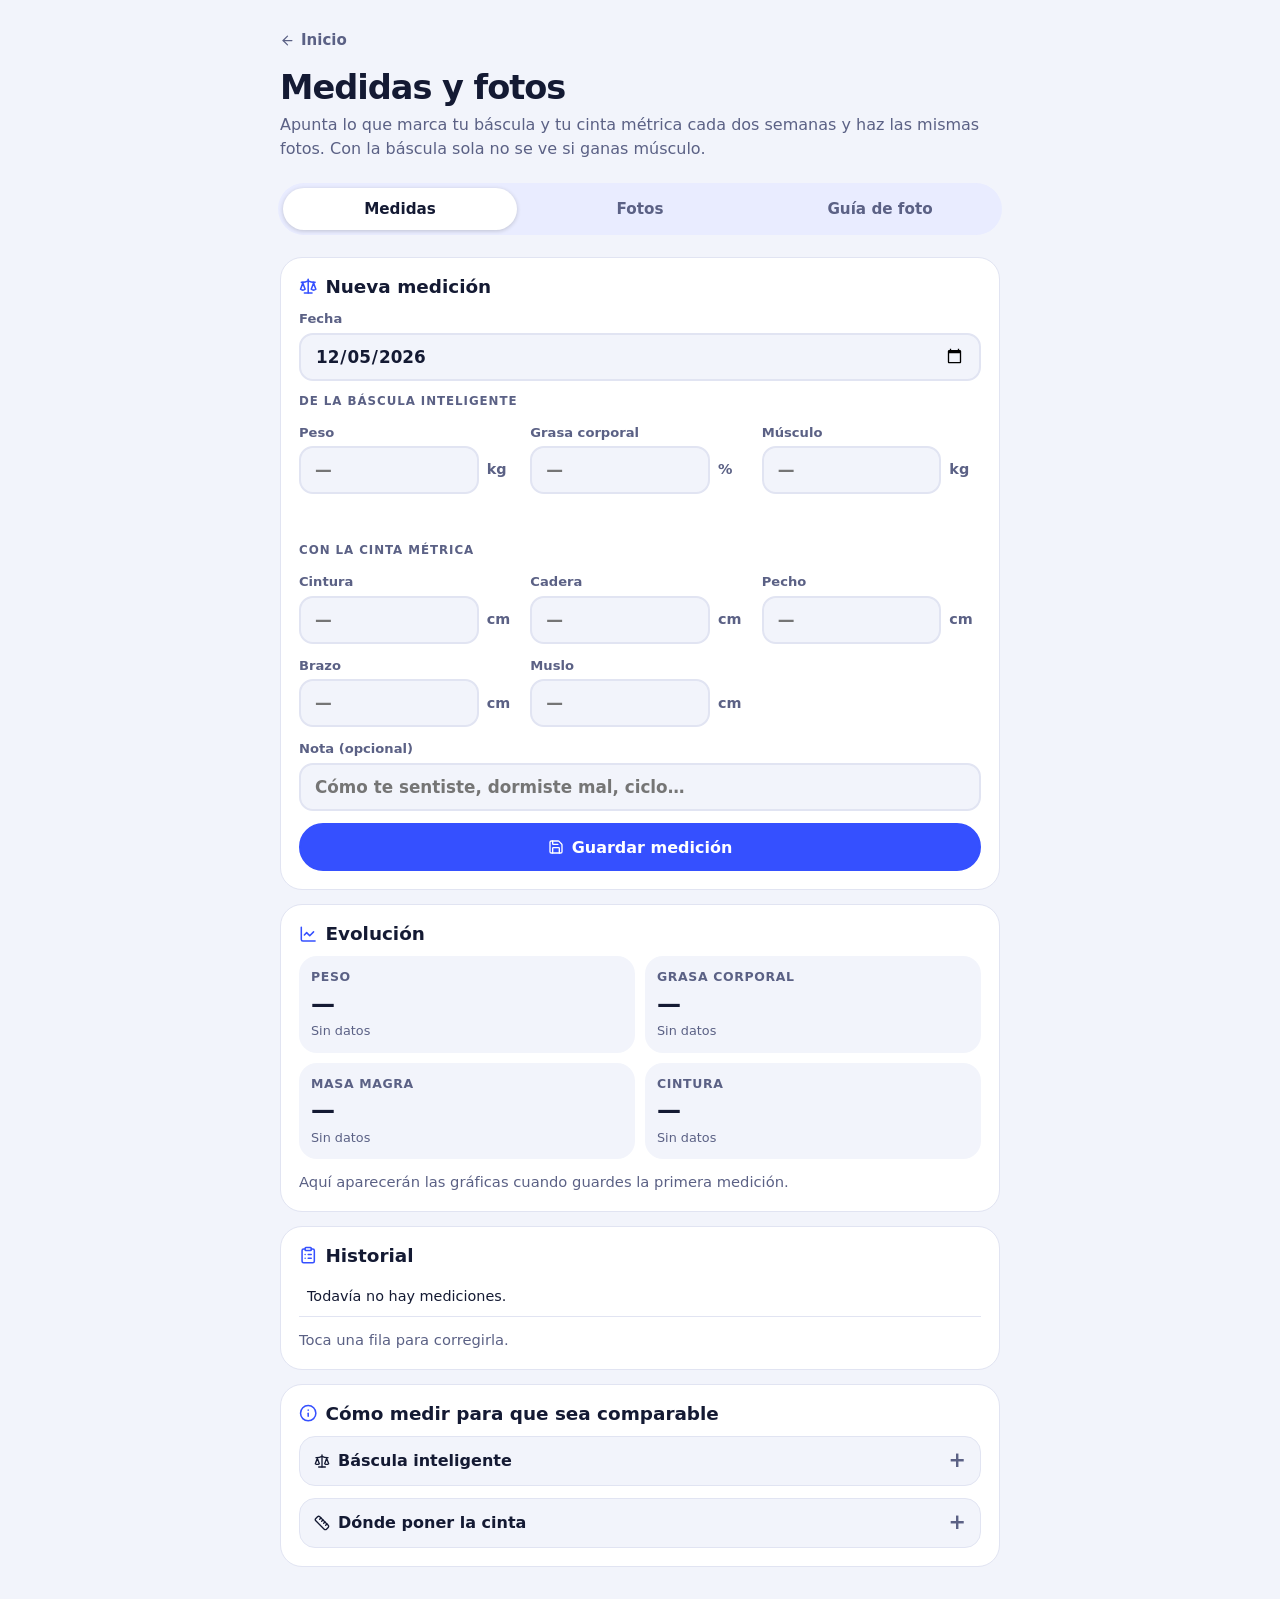
<file: medidas.html>
<!doctype html>
<html lang="es"><head><meta charset="utf-8">
<meta name="viewport" content="width=device-width, initial-scale=1, viewport-fit=cover">
<meta name="color-scheme" content="light dark">
<title>Medidas y fotos · Entreno</title>
<link rel="manifest" href="manifest.webmanifest">
<link rel="apple-touch-icon" href="icon-180.png">
<link rel="icon" href="icon-192.png">
<meta name="apple-mobile-web-app-capable" content="yes">
<meta name="mobile-web-app-capable" content="yes">
<meta name="apple-mobile-web-app-title" content="Entreno">
<meta name="theme-color" content="#f2f4fb" media="(prefers-color-scheme: light)">
<meta name="theme-color" content="#0b0e20" media="(prefers-color-scheme: dark)">
<link rel="stylesheet" href="app.css">
<style>
.tabs{position:sticky;top:0;z-index:20;background:var(--bg);padding:8px 0;margin:0 -2px}
.pn{display:grid;gap:14px}
/* gráficas pequeñas */
.mg{display:grid;grid-template-columns:repeat(2,minmax(0,1fr));gap:10px}
.mc{background:var(--bg);border-radius:18px;padding:12px;display:grid;gap:4px;min-width:0}
.mc .t{font-size:.78rem;font-weight:800;color:var(--muted);text-transform:uppercase;letter-spacing:.05em}
.mc .v{font:800 1.5rem var(--f-num);letter-spacing:-.03em;line-height:1.1}
.mc .v small{font:700 .8rem var(--f-body);color:var(--muted);letter-spacing:0;margin-left:3px}
.mc .d{font-size:.85rem;font-weight:800}
.mc .f{font-size:.74rem;color:var(--muted);display:flex;justify-content:space-between}
.mc svg.sp{width:100%;height:auto;display:block;overflow:visible}
.sp .g{stroke:var(--line);stroke-width:1}
.sp .l{fill:none;stroke:var(--a);stroke-width:2.6;stroke-linecap:round;stroke-linejoin:round}
.sp .p{fill:var(--bg);stroke:var(--a);stroke-width:2}
.sp .e{fill:var(--a)}
.mc.cb .sp .l{stroke:var(--b)} .mc.cb .sp .p{stroke:var(--b)} .mc.cb .sp .e{fill:var(--b)}
.mc.cc .sp .l{stroke:var(--c)} .mc.cc .sp .p{stroke:var(--c)} .mc.cc .sp .e{fill:var(--c)}
.mc.cw .sp .l{stroke:var(--work)} .mc.cw .sp .p{stroke:var(--work)} .mc.cw .sp .e{fill:var(--work)}
.mc .one{font-size:.8rem;color:var(--muted)}
.derived{font-weight:800;color:var(--b);min-height:1.5em}
tr.pick{cursor:pointer} tr.pick:hover td,tr.pick:focus td{background:var(--soft)}
tr.sel td{background:var(--soft)}
.how{display:grid;grid-template-columns:auto 1fr;gap:4px 10px;align-items:start}
.how .i{margin-top:4px;color:var(--a)}

/* fotos */
.ses{display:grid;gap:10px}
.ses .h{display:flex;justify-content:space-between;align-items:baseline;gap:10px;flex-wrap:wrap}
.ses .h b{font-size:1.05rem}
.ses .tag{font-size:.82rem;color:var(--muted);font-weight:700}
.slots{display:grid;grid-template-columns:repeat(3,minmax(0,1fr));gap:8px}
.slot{position:relative;aspect-ratio:3/4;border-radius:14px;border:2px dashed var(--line);background:var(--bg);color:var(--muted);padding:0;overflow:hidden;cursor:pointer;display:grid;place-items:center;align-content:center;gap:2px;font:800 .8rem var(--f-body);touch-action:manipulation}
.slot img{position:absolute;inset:0;width:100%;height:100%;object-fit:cover}
.slot.has{border:0}
.slot .lb{position:absolute;left:6px;bottom:6px;background:rgba(0,0,0,.6);color:#fff;border-radius:999px;padding:2px 9px;font-size:.72rem;font-weight:800}
.slot .i{font-size:1.4rem}
.cmpw{display:grid;gap:10px}
.cmp{position:relative;aspect-ratio:3/4;border-radius:18px;overflow:hidden;background:var(--bg);--p:50%;touch-action:pan-y;user-select:none;max-width:420px;margin:0 auto;width:100%}
.cmp img{position:absolute;inset:0;width:100%;height:100%;object-fit:cover}
.cmp img.top{clip-path:inset(0 calc(100% - var(--p)) 0 0)}
.cmp .hl{position:absolute;top:0;bottom:0;left:var(--p);width:3px;margin-left:-1.5px;background:#fff;box-shadow:0 0 0 1px rgba(0,0,0,.35)}
.cmp .tg{position:absolute;top:8px;background:rgba(0,0,0,.6);color:#fff;border-radius:999px;padding:3px 10px;font-size:.78rem;font-weight:800}
.cmp .tg.l{left:8px} .cmp .tg.r{right:8px}
.cmp input[type=range]{position:absolute;inset:0;width:100%;height:100%;opacity:0;cursor:ew-resize;margin:0}
.cmp .none{position:absolute;inset:0;display:grid;place-items:center;text-align:center;padding:20px;color:var(--muted);font-weight:700}
.cmpfoot{font-size:.9rem;color:var(--muted);text-align:center}
.cmpfoot b{color:var(--ink)}

/* guía de foto */
.poses{display:grid;grid-template-columns:repeat(3,minmax(0,1fr));gap:8px}
.pose{display:grid;gap:6px;text-align:center}
.pose svg{width:100%;height:auto;background:var(--soft);border-radius:16px;display:block}
.pose b{font-size:.95rem}
.pose small{color:var(--muted);font-size:.8rem;line-height:1.3}
.gfig{width:100%;max-width:520px;margin:0 auto;display:block;background:var(--soft);border-radius:18px}
.bd{fill:var(--a)} .bd2{fill:var(--a);opacity:.5}
.gl{stroke:var(--muted);stroke-width:1.2;stroke-dasharray:5 4;fill:none}
.gt{font:700 11px var(--f-body);fill:var(--muted)}
.gtb{font:800 12px var(--f-body);fill:var(--ink)}
.gdim{stroke:var(--ink);stroke-width:1.4;fill:none}
.gfoot{fill:var(--c)}
.gcone{fill:var(--a);opacity:.12}
.gconel{stroke:var(--a);stroke-width:1.2;opacity:.5;fill:none}
ul.ck{list-style:none;margin:0;padding:0;display:grid;gap:2px}
ul.ck li{display:flex;gap:12px;align-items:flex-start;min-height:44px;padding:6px 0;border-bottom:1px solid var(--line)}
ul.ck li:last-child{border:0}
ul.ck input{width:24px;height:24px;margin:1px 0 0;accent-color:var(--b);flex:none}
ul.ck label{cursor:pointer;flex:1}
ul.ck label small{display:block;color:var(--muted)}
ol.n{margin:0;padding:0;list-style:none;counter-reset:n;display:grid;gap:10px}
ol.n li{counter-increment:n;display:grid;grid-template-columns:30px 1fr;gap:10px;align-items:start}
ol.n li::before{content:counter(n);width:30px;height:30px;border-radius:50%;background:var(--a);color:var(--on-a);display:grid;place-items:center;font:800 .85rem var(--f-num)}
ol.n li b{display:block}
ol.n li span{color:var(--muted);font-size:.93rem}

/* cámara a pantalla completa */
.cam{position:fixed;inset:0;z-index:90;background:#000;color:#fff;display:grid;grid-template-rows:auto minmax(0,1fr) auto;
  padding:env(safe-area-inset-top,0px) env(safe-area-inset-right,0px) env(safe-area-inset-bottom,0px) env(safe-area-inset-left,0px)}
.cam button{font-family:var(--f-body)}
.cam .bar{display:flex;align-items:center;justify-content:space-between;gap:10px;padding:8px 12px}
.cam .ib{width:46px;height:46px;border-radius:50%;border:0;background:rgba(255,255,255,.16);color:#fff;display:grid;place-items:center;font-size:22px;cursor:pointer;touch-action:manipulation}
.cam .ib:focus-visible,.cam .cb:focus-visible{outline:3px solid #fff;outline-offset:2px}
.cam .ttl{text-align:center;line-height:1.2} .cam .ttl b{display:block;font-size:1.1rem} .cam .ttl small{opacity:.75}
.stage{position:relative;justify-self:center;align-self:center;aspect-ratio:3/4;height:100%;max-width:100%;background:#111;overflow:hidden}
@supports (width:min(1px,2px)){.stage{height:auto;width:min(100vw,calc((100vh - 200px) * .75))}}
.stage video{position:absolute;inset:0;width:100%;height:100%;object-fit:cover}
.stage video.mir{transform:scaleX(-1)}
.stage .ov{position:absolute;inset:0;pointer-events:none}
.stage .ov svg,.stage .ov img{position:absolute;inset:0;width:100%;height:100%;display:block}
.stage .ov img{object-fit:cover;opacity:.38}
.stage .ov img.mir{transform:scaleX(-1)}
.stage img.rev{position:absolute;inset:0;width:100%;height:100%;object-fit:cover}
.stage .cd{position:absolute;inset:0;display:grid;place-items:center;font:800 7rem var(--f-num);text-shadow:0 4px 24px rgba(0,0,0,.6);pointer-events:none}
.stage .fl{position:absolute;inset:0;background:#fff;opacity:0;pointer-events:none}
.stage .fl.on{animation:flash .35s ease-out}
@keyframes flash{from{opacity:.9}to{opacity:0}}
.stage .lv{position:absolute;left:8px;right:8px;top:8px;display:flex;justify-content:center;pointer-events:none}
.stage .lv span{background:rgba(0,0,0,.6);border-radius:999px;padding:4px 12px;font-size:.8rem;font-weight:800}
.stage .lv span.ok{background:#0b8f80}
.stage .msg{position:absolute;inset:0;display:grid;place-items:center;text-align:center;padding:24px;font-weight:700;background:#111}
.cam .foot{display:grid;gap:8px;padding:8px 12px 12px}
.cam .ovm{display:flex;gap:6px;justify-content:center}
.cam .ovm button{min-height:38px;padding:0 14px;border-radius:999px;border:2px solid rgba(255,255,255,.35);background:transparent;color:#fff;font-weight:800;font-size:.85rem;cursor:pointer}
.cam .ovm button[aria-pressed=true]{background:#fff;color:#000;border-color:#fff}
.cam .acts{display:flex;gap:10px;justify-content:center}
.cam .cb{flex:1;max-width:240px;min-height:52px;border-radius:999px;border:0;background:#fff;color:#000;font-weight:800;font-size:1rem;cursor:pointer;display:inline-flex;gap:8px;align-items:center;justify-content:center;touch-action:manipulation}
.cam .cb.g{background:rgba(255,255,255,.16);color:#fff}
.cam .cb.ok{background:#0b8f80;color:#fff}

.lbx{position:fixed;inset:0;z-index:85;background:rgba(0,0,0,.92);color:#fff;display:grid;grid-template-rows:auto 1fr auto;padding:env(safe-area-inset-top,0px) 12px calc(12px + env(safe-area-inset-bottom,0px))}
.lbx img{justify-self:center;align-self:center;max-width:100%;max-height:100%;object-fit:contain;min-height:0}
.lbx .bar{display:flex;justify-content:space-between;align-items:center;padding:8px 0}
.lbx .acts{display:flex;gap:10px;justify-content:center;flex-wrap:wrap;padding-top:8px}
.lbx .btn{background:rgba(255,255,255,.14);border-color:transparent;color:#fff}
.lbx .btn.danger{color:#ffb089}
</style></head><body>
<div class="wrap">
  <header class="top">
    <a class="back" href="./"><svg class="i" viewBox="0 0 24 24" aria-hidden="true"><path d="m12 19-7-7 7-7" /> <path d="M19 12H5" /></svg>Inicio</a>
    <h1>Medidas y fotos</h1>
    <p>Apunta lo que marca tu báscula y tu cinta métrica cada dos semanas y haz las mismas fotos. Con la báscula sola no se ve si ganas músculo.</p>
  </header>
  <noscript><p class="nojs">Esta página necesita JavaScript. Ábrela desde la app instalada o con Chrome o Safari.</p></noscript>

  <div class="tabs">
    <div class="seg" role="radiogroup" aria-label="Sección">
      <input type="radio" name="tab" id="tb-med" checked><label for="tb-med">Medidas</label>
      <input type="radio" name="tab" id="tb-fotos"><label for="tb-fotos">Fotos</label>
      <input type="radio" name="tab" id="tb-guia"><label for="tb-guia">Guía de foto</label>
    </div>
  </div>

  <!-- ======================= MEDIDAS ======================= -->
  <div class="pn" id="pn-med">
    <section class="card" aria-labelledby="h-new">
      <h2 id="h-new"><svg class="i" viewBox="0 0 24 24" aria-hidden="true"><path d="M12 3v18" /> <path d="m19 8 3 8a5 5 0 0 1-6 0zV7" /> <path d="M3 7h1a17 17 0 0 0 8-2 17 17 0 0 0 8 2h1" /> <path d="m5 8 3 8a5 5 0 0 1-6 0zV7" /> <path d="M7 21h10" /></svg><span id="newtitle">Nueva medición</span></h2>
      <p class="sub" id="editnote" hidden></p>
      <label class="fld"><span>Fecha</span><input type="date" id="m-fecha"></label>
      <p class="eyeb">De la báscula inteligente</p>
      <div class="fgrid c3">
        <label class="fld"><span>Peso</span><span class="unit"><input id="m-peso" type="text" inputmode="decimal" autocomplete="off" placeholder="—"><b>kg</b></span></label>
        <label class="fld"><span>Grasa corporal</span><span class="unit"><input id="m-grasa" type="text" inputmode="decimal" autocomplete="off" placeholder="—"><b>%</b></span></label>
        <label class="fld"><span>Músculo</span><span class="unit"><input id="m-musculo" type="text" inputmode="decimal" autocomplete="off" placeholder="—"><b>kg</b></span></label>
      </div>
      <p class="derived" id="derived" aria-live="polite"></p>
      <p class="eyeb">Con la cinta métrica</p>
      <div class="fgrid c3">
        <label class="fld"><span>Cintura</span><span class="unit"><input id="m-cintura" type="text" inputmode="decimal" autocomplete="off" placeholder="—"><b>cm</b></span></label>
        <label class="fld"><span>Cadera</span><span class="unit"><input id="m-cadera" type="text" inputmode="decimal" autocomplete="off" placeholder="—"><b>cm</b></span></label>
        <label class="fld"><span>Pecho</span><span class="unit"><input id="m-pecho" type="text" inputmode="decimal" autocomplete="off" placeholder="—"><b>cm</b></span></label>
        <label class="fld"><span>Brazo</span><span class="unit"><input id="m-brazo" type="text" inputmode="decimal" autocomplete="off" placeholder="—"><b>cm</b></span></label>
        <label class="fld"><span>Muslo</span><span class="unit"><input id="m-muslo" type="text" inputmode="decimal" autocomplete="off" placeholder="—"><b>cm</b></span></label>
      </div>
      <label class="fld"><span>Nota (opcional)</span><input id="m-nota" type="text" autocomplete="off" placeholder="Cómo te sentiste, dormiste mal, ciclo…"></label>
      <div class="row">
        <button type="button" class="btn pri grow" id="m-save"><svg class="i" viewBox="0 0 24 24" aria-hidden="true"><path d="M15.2 3a2 2 0 0 1 1.4.6l3.8 3.8a2 2 0 0 1 .6 1.4V19a2 2 0 0 1-2 2H5a2 2 0 0 1-2-2V5a2 2 0 0 1 2-2z" /> <path d="M17 21v-7a1 1 0 0 0-1-1H8a1 1 0 0 0-1 1v7" /> <path d="M7 3v4a1 1 0 0 0 1 1h7" /></svg>Guardar medición</button>
        <button type="button" class="btn danger" id="m-del" hidden><svg class="i" viewBox="0 0 24 24" aria-hidden="true"><path d="M10 11v6" /> <path d="M14 11v6" /> <path d="M19 6v14a2 2 0 0 1-2 2H7a2 2 0 0 1-2-2V6" /> <path d="M3 6h18" /> <path d="M8 6V4a2 2 0 0 1 2-2h4a2 2 0 0 1 2 2v2" /></svg>Borrar</button>
      </div>
    </section>

    <section class="card" aria-labelledby="h-ev">
      <h2 id="h-ev"><svg class="i" viewBox="0 0 24 24" aria-hidden="true"><path d="M3 3v16a2 2 0 0 0 2 2h16" /> <path d="m19 9-5 5-4-4-3 3" /></svg>Evolución</h2>
      <div class="mg" id="charts"></div>
      <p class="sub" id="evnote"></p>
    </section>

    <section class="card" aria-labelledby="h-hist">
      <h2 id="h-hist"><svg class="i" viewBox="0 0 24 24" aria-hidden="true"><rect width="8" height="4" x="8" y="2" rx="1" ry="1" /> <path d="M16 4h2a2 2 0 0 1 2 2v14a2 2 0 0 1-2 2H6a2 2 0 0 1-2-2V6a2 2 0 0 1 2-2h2" /> <path d="M12 11h4" /> <path d="M12 16h4" /> <path d="M8 11h.01" /> <path d="M8 16h.01" /></svg>Historial</h2>
      <div class="scroll"><table class="tb" id="hist"></table></div>
      <p class="sub">Toca una fila para corregirla.</p>
    </section>

    <section class="card" aria-labelledby="h-how">
      <h2 id="h-how"><svg class="i" viewBox="0 0 24 24" aria-hidden="true"><circle cx="12" cy="12" r="10" /> <path d="M12 16v-4" /> <path d="M12 8h.01" /></svg>Cómo medir para que sea comparable</h2>
      <details class="fold"><summary><svg class="i" viewBox="0 0 24 24" aria-hidden="true"><path d="M12 3v18" /> <path d="m19 8 3 8a5 5 0 0 1-6 0zV7" /> <path d="M3 7h1a17 17 0 0 0 8-2 17 17 0 0 0 8 2h1" /> <path d="m5 8 3 8a5 5 0 0 1-6 0zV7" /> <path d="M7 21h10" /></svg>Báscula inteligente</summary><div>
        <p>La grasa que calcula una báscula (por bioimpedancia) cambia con el agua del cuerpo, así que fíjate más en la tendencia que en un día suelto.</p>
        <p>Pésate siempre igual: por la mañana, después de ir al baño y antes de comer o beber, descalzo y con los pies secos, en el mismo sitio del suelo y sin ropa pesada.</p>
        <p>Evita pesarte justo tras entrenar, con mucho calor o después de una cena muy salada: retienes agua y el dato sale raro.</p>
      </div></details>
      <details class="fold"><summary><svg class="i" viewBox="0 0 24 24" aria-hidden="true"><path d="M21.3 15.3a2.4 2.4 0 0 1 0 3.4l-2.6 2.6a2.4 2.4 0 0 1-3.4 0L2.7 8.7a2.41 2.41 0 0 1 0-3.4l2.6-2.6a2.41 2.41 0 0 1 3.4 0Z" /> <path d="m14.5 12.5 2-2" /> <path d="m11.5 9.5 2-2" /> <path d="m8.5 6.5 2-2" /> <path d="m17.5 15.5 2-2" /></svg>Dónde poner la cinta</summary><div>
        <p><b>Cintura:</b> a la altura del ombligo, tras soltar el aire, sin meter tripa.</p>
        <p><b>Cadera:</b> por la parte más ancha de los glúteos, con la cinta horizontal.</p>
        <p><b>Pecho:</b> por debajo de las axilas y sobre los pezones, con los brazos relajados.</p>
        <p><b>Brazo:</b> el mismo brazo siempre, relajado, en el punto medio entre el hombro y el codo.</p>
        <p><b>Muslo:</b> la misma pierna, de pie, en la parte alta, justo bajo el pliegue del glúteo.</p>
        <p>La cinta ajustada pero sin apretar la piel, y mide siempre sobre piel o ropa muy fina. Si puedes, que te ayude otra persona.</p>
      </div></details>
    </section>
  </div>

  <!-- ======================= FOTOS ======================= -->
  <div class="pn" id="pn-fotos" hidden>
    <section class="card" aria-labelledby="h-fo">
      <h2 id="h-fo"><svg class="i" viewBox="0 0 24 24" aria-hidden="true"><path d="M13.997 4a2 2 0 0 1 1.76 1.05l.486.9A2 2 0 0 0 18.003 7H20a2 2 0 0 1 2 2v9a2 2 0 0 1-2 2H4a2 2 0 0 1-2-2V9a2 2 0 0 1 2-2h1.997a2 2 0 0 0 1.759-1.048l.489-.904A2 2 0 0 1 10.004 4z" /> <circle cx="12" cy="13" r="3" /></svg>Fotos de progreso</h2>
      <p class="sub">Las fotos se quedan solo en este móvil. Si quieres llevarlas a otro, entran en la copia de seguridad.</p>
      <div class="row"><button type="button" class="btn pri grow" id="b-cam"><svg class="i" viewBox="0 0 24 24" aria-hidden="true"><path d="M13.997 4a2 2 0 0 1 1.76 1.05l.486.9A2 2 0 0 0 18.003 7H20a2 2 0 0 1 2 2v9a2 2 0 0 1-2 2H4a2 2 0 0 1-2-2V9a2 2 0 0 1 2-2h1.997a2 2 0 0 0 1.759-1.048l.489-.904A2 2 0 0 1 10.004 4z" /> <circle cx="12" cy="13" r="3" /></svg>Hacer las fotos con la guía</button></div>
      <p class="sub">La cámara te enseña una silueta o tu foto anterior encima para que te coloques igual. Si prefieres, toca un hueco de abajo para añadir una foto de la galería.</p>
    </section>
    <div class="pn" id="sessions"></div>
    <section class="card" aria-labelledby="h-cmp">
      <h2 id="h-cmp"><svg class="i" viewBox="0 0 24 24" aria-hidden="true"><rect width="18" height="18" x="3" y="3" rx="2" /> <path d="M12 3v18" /></svg>Antes y después</h2>
      <div id="cmpbox" class="cmpw"></div>
    </section>
  </div>

  <!-- ======================= GUÍA ======================= -->
  <div class="pn" id="pn-guia" hidden>
    <p class="note"><svg class="i" viewBox="0 0 24 24" aria-hidden="true"><circle cx="12" cy="12" r="10" /> <circle cx="12" cy="12" r="6" /> <circle cx="12" cy="12" r="2" /></svg><span><b>Lo importante no es la foto perfecta, sino que todas se parezcan.</b> Mismo sitio, misma distancia, misma luz, misma hora y misma ropa. Así, al compararlas, lo único distinto eres tú.</span></p>

    <section class="card" aria-labelledby="h-g1">
      <h2 id="h-g1"><svg class="i" viewBox="0 0 24 24" aria-hidden="true"><rect width="14" height="20" x="5" y="2" rx="2" ry="2" /> <path d="M12 18h.01" /></svg>Prepara tu rincón (una sola vez)</h2>
      <div id="g-setup"></div>
      <ol class="n">
        <li><div><b>Elige la pared.</b><span>Lisa y clara, sin cuadros ni desorden, y con luz repartida (una ventana al lado o enfrente, sin sol directo ni la luz detrás de ti).</span></div></li>
        <li><div><b>Marca el suelo con cinta.</b><span>Una marca para los talones y otra, a unos 2,5 metros, para el pie del móvil. Así cada vez te pones en el mismo punto.</span></div></li>
        <li><div><b>Apoya el móvil recto.</b><span>En vertical, a la altura del ombligo o del pecho (entre 1 y 1,2 m), sobre una estantería, una silla o un trípode. Si está inclinado hacia arriba o abajo, las piernas y el torso salen deformados.</span></div></li>
        <li><div><b>Usa siempre la misma cámara.</b><span>La trasera con el temporizador de 10 segundos da mejor calidad; la delantera te deja verte y colocarte con la silueta. Elige una y no la cambies. Usa el zoom 1x, sin gran angular.</span></div></li>
      </ol>
    </section>

    <section class="card" aria-labelledby="h-g2">
      <h2 id="h-g2"><svg class="i" viewBox="0 0 24 24" aria-hidden="true"><circle cx="12" cy="5" r="1" /> <path d="m9 20 3-6 3 6" /> <path d="m6 8 6 2 6-2" /> <path d="M12 10v4" /></svg>Las tres poses</h2>
      <div class="poses" id="g-poses"></div>
      <ul class="ck" style="margin-top:4px">
        <li><span><svg class="i" viewBox="0 0 24 24" aria-hidden="true"><path d="M20 6 9 17l-5-5" /></svg></span><div><b>Frente.</b> Pies a la anchura de la cadera con los talones en la marca, brazos sueltos y un poco separados del cuerpo, mirada al frente.</div></li>
        <li><span><svg class="i" viewBox="0 0 24 24" aria-hidden="true"><path d="M20 6 9 17l-5-5" /></svg></span><div><b>Lado.</b> Siempre el mismo costado hacia la cámara. Brazos colgando relajados o cruzados sobre el pecho, pero siempre igual. Mira al frente, no a la cámara.</div></li>
        <li><span><svg class="i" viewBox="0 0 24 24" aria-hidden="true"><path d="M20 6 9 17l-5-5" /></svg></span><div><b>Espalda.</b> De espaldas a la cámara, como en la de frente, con los hombros relajados y la cabeza neutra.</div></li>
      </ul>
      <p class="note"><svg class="i" viewBox="0 0 24 24" aria-hidden="true"><circle cx="12" cy="12" r="10" /> <path d="M12 16v-4" /> <path d="M12 8h.01" /></svg><span>En las tres: <b>no metas tripa, no saques pecho y no tenses los músculos.</b> Una foto relajada es la que mejor se compara con la siguiente.</span></p>
    </section>

    <section class="card" aria-labelledby="h-g3">
      <h2 id="h-g3"><svg class="i" viewBox="0 0 24 24" aria-hidden="true"><path d="M13 5h8" /> <path d="M13 12h8" /> <path d="M13 19h8" /> <path d="m3 17 2 2 4-4" /> <path d="m3 7 2 2 4-4" /></svg>Antes de cada sesión de fotos</h2>
      <ul class="ck" id="g-check"></ul>
      <button type="button" class="btn pri" id="g-cam"><svg class="i" viewBox="0 0 24 24" aria-hidden="true"><path d="M13.997 4a2 2 0 0 1 1.76 1.05l.486.9A2 2 0 0 0 18.003 7H20a2 2 0 0 1 2 2v9a2 2 0 0 1-2 2H4a2 2 0 0 1-2-2V9a2 2 0 0 1 2-2h1.997a2 2 0 0 0 1.759-1.048l.489-.904A2 2 0 0 1 10.004 4z" /> <circle cx="12" cy="13" r="3" /></svg>Abrir la cámara guiada</button>
    </section>

    <section class="card" aria-labelledby="h-g4">
      <h2 id="h-g4"><svg class="i" viewBox="0 0 24 24" aria-hidden="true"><path d="M8 2v3" /> <path d="M16 2v3" /> <rect x="3" y="3" width="18" height="18" rx="2" /> <path d="M3 9h18" /> <path d="M8 13h.01" /> <path d="M12 13h.01" /> <path d="M16 13h.01" /> <path d="M8 17h.01" /> <path d="M12 17h.01" /> <path d="M16 17h.01" /></svg>Cada cuánto</h2>
      <p>Cada <b>2 semanas</b>, el mismo día de la semana y a la misma hora (por ejemplo, el sábado en ayunas), junto con la báscula y la cinta. Con menos tiempo apenas se nota el cambio.</p>
      <p class="sub">La primera sesión es tu punto de partida: no la repitas por si «salió mal». Las siguientes se comparan con ella.</p>
    </section>
  </div>
</div>

<!-- cámara guiada -->
<div class="cam" id="cam" hidden role="dialog" aria-modal="true" aria-label="Cámara guiada">
  <div class="bar">
    <button type="button" class="ib" id="c-x" aria-label="Cerrar cámara"><svg class="i" viewBox="0 0 24 24" aria-hidden="true"><path d="M18 6 6 18" /> <path d="m6 6 12 12" /></svg></button>
    <div class="ttl"><b id="c-pose">Frente</b><small id="c-step">Foto 1 de 3</small></div>
    <button type="button" class="ib" id="c-flip" aria-label="Cambiar de cámara"><svg class="i" viewBox="0 0 24 24" aria-hidden="true"><path d="M11 19H4a2 2 0 0 1-2-2V7a2 2 0 0 1 2-2h5" /> <path d="M13 5h7a2 2 0 0 1 2 2v10a2 2 0 0 1-2 2h-5" /> <circle cx="12" cy="12" r="3" /> <path d="m18 22-3-3 3-3" /> <path d="m6 2 3 3-3 3" /></svg></button>
  </div>
  <div class="stage" id="stage">
    <video id="c-video" playsinline muted autoplay></video>
    <div class="ov" id="c-ov"></div>
    <div class="lv" id="c-lv"></div>
    <img class="rev" id="c-rev" alt="Foto hecha" hidden>
    <div class="cd" id="c-cd" aria-live="assertive"></div>
    <div class="fl" id="c-fl"></div>
    <div class="msg" id="c-msg" hidden></div>
  </div>
  <div class="foot">
    <div class="ovm" id="c-ovm" role="group" aria-label="Guía sobre la imagen">
      <button type="button" data-m="sil" aria-pressed="true">Silueta</button>
      <button type="button" data-m="ant" aria-pressed="false">Mi foto anterior</button>
      <button type="button" data-m="none" aria-pressed="false">Nada</button>
    </div>
    <div class="acts" id="c-live">
      <button type="button" class="cb" id="c-t10"><svg class="i" viewBox="0 0 24 24" aria-hidden="true"><line x1="10" x2="14" y1="2" y2="2" /> <line x1="12" x2="15" y1="14" y2="11" /> <circle cx="12" cy="14" r="8" /></svg>En 10 s</button>
      <button type="button" class="cb g" id="c-now">Ahora</button>
      <button type="button" class="cb g" id="c-skip">Saltar</button>
    </div>
    <div class="acts" id="c-review" hidden>
      <button type="button" class="cb g" id="c-redo"><svg class="i" viewBox="0 0 24 24" aria-hidden="true"><path d="M3 12a9 9 0 1 0 9-9 9.75 9.75 0 0 0-6.74 2.74L3 8" /> <path d="M3 3v5h5" /></svg>Repetir</button>
      <button type="button" class="cb ok" id="c-ok"><svg class="i" viewBox="0 0 24 24" aria-hidden="true"><path d="M20 6 9 17l-5-5" /></svg>Guardar</button>
    </div>
  </div>
</div>
<input type="file" id="gal" accept="image/*" hidden>
<div class="lbx" id="lbx" hidden role="dialog" aria-modal="true" aria-label="Foto">
  <div class="bar"><b id="lb-t"></b><button type="button" class="btn sm" id="lb-x"><svg class="i" viewBox="0 0 24 24" aria-hidden="true"><path d="M18 6 6 18" /> <path d="m6 6 12 12" /></svg>Cerrar</button></div>
  <img id="lb-img" alt="">
  <div class="acts"><button type="button" class="btn sm" id="lb-re"><svg class="i" viewBox="0 0 24 24" aria-hidden="true"><rect width="18" height="18" x="3" y="3" rx="2" ry="2" /> <circle cx="9" cy="9" r="2" /> <path d="m21 15-3.086-3.086a2 2 0 0 0-2.828 0L6 21" /></svg>Cambiar</button><button type="button" class="btn sm danger" id="lb-del"><svg class="i" viewBox="0 0 24 24" aria-hidden="true"><path d="M10 11v6" /> <path d="M14 11v6" /> <path d="M19 6v14a2 2 0 0 1-2 2H7a2 2 0 0 1-2-2V6" /> <path d="M3 6h18" /> <path d="M8 6V4a2 2 0 0 1 2-2h4a2 2 0 0 1 2 2v2" /></svg>Borrar</button></div>
</div>
<div class="toast" id="toast" role="status"></div>
<script src="icons.js"></script>
<script src="store.js"></script>
<script src="medidas.js"></script>
<script>if("serviceWorker" in navigator){navigator.serviceWorker.register("sw.js").catch(function(){});}</script>
</body></html>
</file>
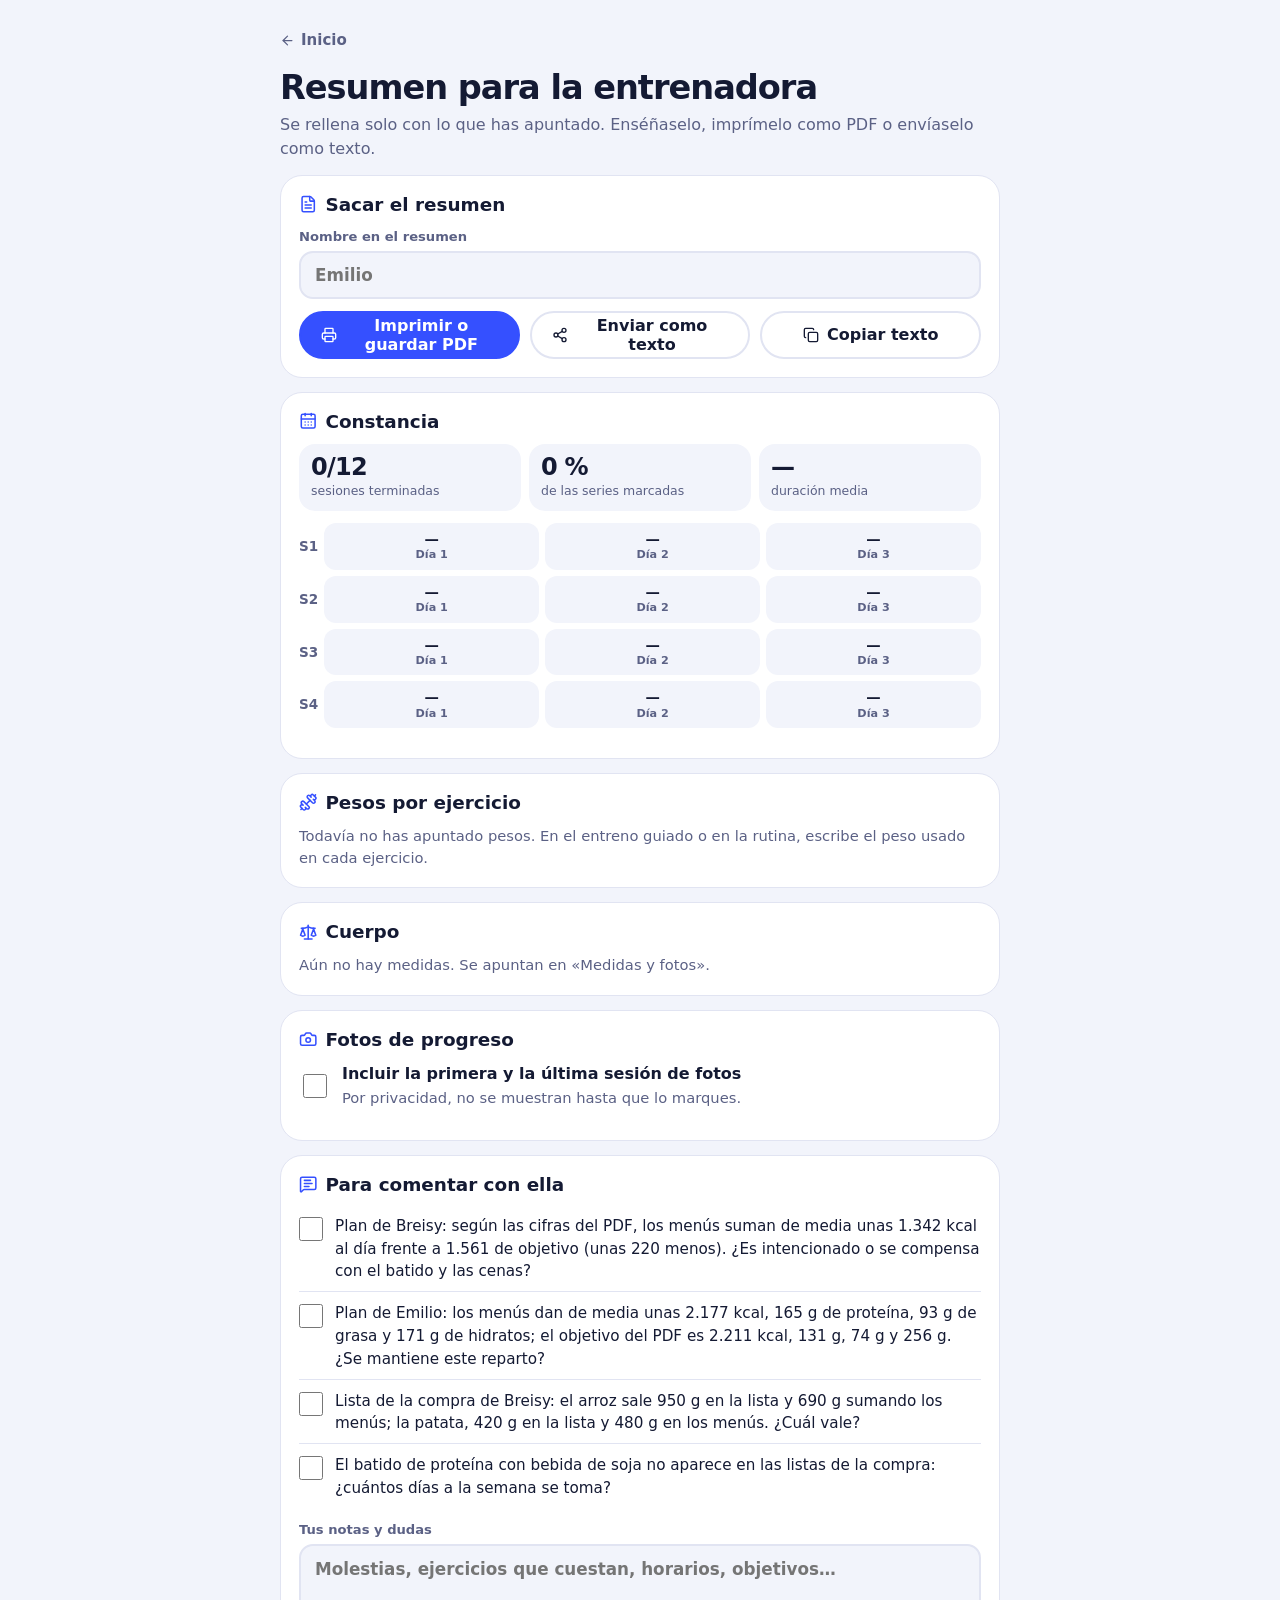
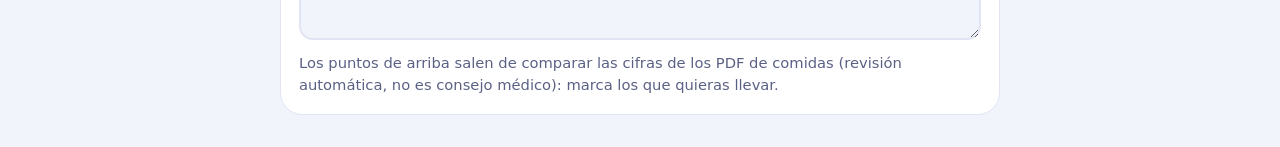
<file: resumen.html>
<!doctype html>
<html lang="es"><head><meta charset="utf-8">
<meta name="viewport" content="width=device-width, initial-scale=1, viewport-fit=cover">
<meta name="color-scheme" content="light dark">
<title>Resumen para la entrenadora · Entreno</title>
<link rel="manifest" href="manifest.webmanifest">
<link rel="apple-touch-icon" href="icon-180.png">
<link rel="icon" href="icon-192.png">
<meta name="apple-mobile-web-app-capable" content="yes">
<meta name="mobile-web-app-capable" content="yes">
<meta name="apple-mobile-web-app-title" content="Entreno">
<meta name="theme-color" content="#f2f4fb" media="(prefers-color-scheme: light)">
<meta name="theme-color" content="#0b0e20" media="(prefers-color-scheme: dark)">
<link rel="stylesheet" href="app.css">
<style>
.kp{display:grid;grid-template-columns:repeat(3,minmax(0,1fr));gap:8px}
.kp div{background:var(--bg);border-radius:16px;padding:10px 12px;display:grid;gap:2px}
.kp b{font:800 1.5rem var(--f-num);letter-spacing:-.03em;line-height:1.1} .kp span{font-size:.78rem;color:var(--muted)}
.wk{display:grid;grid-template-columns:auto repeat(3,minmax(0,1fr));gap:6px;align-items:center}
.wk .h{font-weight:800;font-size:.85rem;color:var(--muted)}
.wk .c{border-radius:12px;background:var(--bg);text-align:center;padding:8px 4px;font-weight:800;font-size:.9rem;line-height:1.2}
.wk .c small{display:block;font-weight:700;color:var(--muted);font-size:.7rem}
.wk .c.ok{background:var(--bsoft);color:var(--ok)} .wk .c.mid{background:var(--soft)}
h3.dayh{font-size:1rem;margin-top:6px}
td small{display:block;color:var(--muted);font-size:.72rem;white-space:normal;max-width:9em;margin-left:auto;line-height:1.15}
td.nm{white-space:normal!important;max-width:11em;font-weight:700;line-height:1.2}
.pts{list-style:none;margin:0;padding:0;display:grid;gap:2px}
.pts li{display:flex;gap:12px;align-items:flex-start;padding:8px 0;border-bottom:1px solid var(--line)}
.pts li:last-child{border:0}
.pts input{width:24px;height:24px;margin:2px 0 0;accent-color:var(--a);flex:none}
.pts label{flex:1;cursor:pointer;font-size:.95rem}
.fo{display:grid;grid-template-columns:auto repeat(3,minmax(0,1fr));gap:6px;align-items:center}
.fo img{width:100%;aspect-ratio:3/4;object-fit:cover;border-radius:10px;background:var(--bg)}
.fo .l{font-size:.78rem;font-weight:800;color:var(--muted);writing-mode:vertical-rl;transform:rotate(180deg);text-align:center}
.fo .e{aspect-ratio:3/4;border-radius:10px;border:2px dashed var(--line);display:grid;place-items:center;color:var(--muted);font-size:.72rem}
.chk{display:flex;gap:12px;align-items:center;min-height:48px;cursor:pointer}
.chk input{width:24px;height:24px;accent-color:var(--a)}
.who{display:flex;gap:10px;align-items:center;flex-wrap:wrap}
.who input{flex:1;min-width:140px}
.psub{display:none}
@media print{.psub{display:block}.pts input{display:none}.pts li.off{display:none}.fld textarea{border:1px solid #bbb;min-height:0}}
</style></head><body>
<div class="wrap">
  <header class="top">
    <a class="back" href="./"><svg class="i" viewBox="0 0 24 24" aria-hidden="true"><path d="m12 19-7-7 7-7" /> <path d="M19 12H5" /></svg>Inicio</a>
    <h1>Resumen para la entrenadora</h1>
    <p class="noprint">Se rellena solo con lo que has apuntado. Enséñaselo, imprímelo como PDF o envíaselo como texto.</p>
    <p class="psub" id="psub"></p>
  </header>
  <noscript><p class="nojs">Esta página necesita JavaScript. Ábrela desde la app instalada o con Chrome o Safari.</p></noscript>

  <section class="card noprint" aria-labelledby="h-act">
    <h2 id="h-act"><svg class="i" viewBox="0 0 24 24" aria-hidden="true"><path d="M6 22a2 2 0 0 1-2-2V4a2 2 0 0 1 2-2h8a2.4 2.4 0 0 1 1.704.706l3.588 3.588A2.4 2.4 0 0 1 20 8v12a2 2 0 0 1-2 2z" /> <path d="M14 2v5a1 1 0 0 0 1 1h5" /> <path d="M10 9H8" /> <path d="M16 13H8" /> <path d="M16 17H8" /></svg>Sacar el resumen</h2>
    <label class="fld"><span>Nombre en el resumen</span><input id="nombre" type="text" autocomplete="off" placeholder="Emilio"></label>
    <div class="row">
      <button type="button" class="btn pri grow" id="b-print"><svg class="i" viewBox="0 0 24 24" aria-hidden="true"><path d="M6 18H4a2 2 0 0 1-2-2v-5a2 2 0 0 1 2-2h16a2 2 0 0 1 2 2v5a2 2 0 0 1-2 2h-2" /> <path d="M6 9V3a1 1 0 0 1 1-1h10a1 1 0 0 1 1 1v6" /> <rect x="6" y="14" width="12" height="8" rx="1" /></svg>Imprimir o guardar PDF</button>
      <button type="button" class="btn grow" id="b-share"><svg class="i" viewBox="0 0 24 24" aria-hidden="true"><circle cx="18" cy="5" r="3" /> <circle cx="6" cy="12" r="3" /> <circle cx="18" cy="19" r="3" /> <line x1="8.59" x2="15.42" y1="13.51" y2="17.49" /> <line x1="15.41" x2="8.59" y1="6.51" y2="10.49" /></svg>Enviar como texto</button>
      <button type="button" class="btn grow" id="b-copy"><svg class="i" viewBox="0 0 24 24" aria-hidden="true"><rect width="14" height="14" x="8" y="8" rx="2" ry="2" /> <path d="M4 16c-1.1 0-2-.9-2-2V4c0-1.1.9-2 2-2h10c1.1 0 2 .9 2 2" /></svg>Copiar texto</button>
    </div>
  </section>

  <section class="card" aria-labelledby="h-c">
    <h2 id="h-c"><svg class="i" viewBox="0 0 24 24" aria-hidden="true"><path d="M8 2v3" /> <path d="M16 2v3" /> <rect x="3" y="3" width="18" height="18" rx="2" /> <path d="M3 9h18" /> <path d="M8 13h.01" /> <path d="M12 13h.01" /> <path d="M16 13h.01" /> <path d="M8 17h.01" /> <path d="M12 17h.01" /> <path d="M16 17h.01" /></svg>Constancia</h2>
    <div class="kp" id="kp"></div>
    <div class="wk" id="wk"></div>
    <p class="sub" id="cnote"></p>
  </section>

  <section class="card" aria-labelledby="h-p">
    <h2 id="h-p"><svg class="i" viewBox="0 0 24 24" aria-hidden="true"><path d="M17.596 12.768a2 2 0 1 0 2.829-2.829l-1.768-1.767a2 2 0 0 0 2.828-2.829l-2.828-2.828a2 2 0 0 0-2.829 2.828l-1.767-1.768a2 2 0 1 0-2.829 2.829z" /> <path d="m2.5 21.5 1.4-1.4" /> <path d="m20.1 3.9 1.4-1.4" /> <path d="M5.343 21.485a2 2 0 1 0 2.829-2.828l1.767 1.768a2 2 0 1 0 2.829-2.829l-6.364-6.364a2 2 0 1 0-2.829 2.829l1.768 1.767a2 2 0 0 0-2.828 2.829z" /> <path d="m9.6 14.4 4.8-4.8" /></svg>Pesos por ejercicio</h2>
    <div id="pesos"></div>
  </section>

  <section class="card" aria-labelledby="h-b">
    <h2 id="h-b"><svg class="i" viewBox="0 0 24 24" aria-hidden="true"><path d="M12 3v18" /> <path d="m19 8 3 8a5 5 0 0 1-6 0zV7" /> <path d="M3 7h1a17 17 0 0 0 8-2 17 17 0 0 0 8 2h1" /> <path d="m5 8 3 8a5 5 0 0 1-6 0zV7" /> <path d="M7 21h10" /></svg>Cuerpo</h2>
    <div id="cuerpo"></div>
  </section>

  <section class="card" aria-labelledby="h-f">
    <h2 id="h-f"><svg class="i" viewBox="0 0 24 24" aria-hidden="true"><path d="M13.997 4a2 2 0 0 1 1.76 1.05l.486.9A2 2 0 0 0 18.003 7H20a2 2 0 0 1 2 2v9a2 2 0 0 1-2 2H4a2 2 0 0 1-2-2V9a2 2 0 0 1 2-2h1.997a2 2 0 0 0 1.759-1.048l.489-.904A2 2 0 0 1 10.004 4z" /> <circle cx="12" cy="13" r="3" /></svg>Fotos de progreso</h2>
    <label class="chk noprint"><input type="checkbox" id="incf"><span><b>Incluir la primera y la última sesión de fotos</b><br><small class="sub">Por privacidad, no se muestran hasta que lo marques.</small></span></label>
    <div id="fotos"></div>
  </section>

  <section class="card" aria-labelledby="h-n">
    <h2 id="h-n"><svg class="i" viewBox="0 0 24 24" aria-hidden="true"><path d="M22 17a2 2 0 0 1-2 2H6.828a2 2 0 0 0-1.414.586l-2.202 2.202A.71.71 0 0 1 2 21.286V5a2 2 0 0 1 2-2h16a2 2 0 0 1 2 2z" /> <path d="M7 11h10" /> <path d="M7 15h6" /> <path d="M7 7h8" /></svg>Para comentar con ella</h2>
    <ul class="pts" id="pts"></ul>
    <label class="fld"><span>Tus notas y dudas</span><textarea id="notas" placeholder="Molestias, ejercicios que cuestan, horarios, objetivos…"></textarea></label>
    <p class="sub noprint">Los puntos de arriba salen de comparar las cifras de los PDF de comidas (revisión automática, no es consejo médico): marca los que quieras llevar.</p>
  </section>
</div>
<div class="toast" id="toast" role="status"></div>
<script src="icons.js"></script>
<script src="store.js"></script>
<script src="plan.js"></script>
<script src="resumen.js"></script>
<script>if("serviceWorker" in navigator){navigator.serviceWorker.register("sw.js").catch(function(){});}</script>
</body></html>
</file>
<file: app.css>
/* Estilos comunes de las páginas de Entreno (copia, guiado, medidas, resumen). */
:root{
  --bg:#f2f4fb; --card:#fff; --ink:#141a33; --muted:#5b6185; --line:#e1e4f2; --soft:#e9ecff;
  --a:#3550ff; --on-a:#fff; --b:#0b8f80; --bsoft:#e3f6f3; --c:#e0307a; --csoft:#fde7f0; --work:#ff5a1f; --ok:#0b8f80; --bad:#c2410c;
  --f-num:"Unbounded","Arial Black",system-ui,sans-serif;
  --f-body:"Figtree",system-ui,-apple-system,"Segoe UI",Roboto,Arial,sans-serif;
}
@media (prefers-color-scheme:dark){:root{
  --bg:#0b0e20; --card:#151a37; --ink:#eef0ff; --muted:#a5aad2; --line:#262c5c; --soft:#171d4a;
  --a:#8494ff; --on-a:#0b0e20; --b:#2fd3bf; --bsoft:#10283a; --c:#ff6aa6; --csoft:#2e1530; --work:#ff7a45; --ok:#2fd3bf; --bad:#ff9d6e; color-scheme:dark}}
*{box-sizing:border-box}
[hidden]{display:none!important}
html{-webkit-text-size-adjust:100%}
body{margin:0;background:var(--bg);color:var(--ink);font:16px/1.5 var(--f-body);
  padding:max(14px,env(safe-area-inset-top,0px)) max(16px,env(safe-area-inset-right,0px)) calc(32px + env(safe-area-inset-bottom,0px)) max(16px,env(safe-area-inset-left,0px))}
h1,h2,h3{margin:0;line-height:1.15;text-wrap:balance}
p{margin:0}
a{color:inherit}
.wrap{max-width:720px;margin:0 auto;display:grid;gap:14px}
.eyeb{font-size:.74rem;font-weight:800;letter-spacing:.08em;text-transform:uppercase;color:var(--muted)}
svg.i{width:1em;height:1em;flex:none;fill:none;stroke:currentColor;stroke-width:2;stroke-linecap:round;stroke-linejoin:round;vertical-align:-.12em}

.top{display:grid;gap:6px;padding-top:4px}
.top .back{display:inline-flex;align-items:center;gap:6px;min-height:44px;font-weight:700;font-size:15px;color:var(--muted);text-decoration:none;justify-self:start}
.top h1{font:800 clamp(1.5rem,6vw,2.1rem) var(--f-num);letter-spacing:-.03em}
.top p{color:var(--muted)}

.card{background:var(--card);border:1px solid var(--line);border-radius:22px;padding:18px;display:grid;gap:12px;min-width:0}
.card>*{min-width:0}
.card>h2{font-size:1.15rem;font-weight:800;display:flex;gap:8px;align-items:center}
.card>h2 .i{color:var(--a)}
.sub{color:var(--muted);font-size:.92rem}
.note{display:flex;gap:10px;align-items:flex-start;background:var(--soft);border-radius:14px;padding:12px 14px;font-size:.92rem}
.note .i{margin-top:3px;color:var(--a)}
.note.warn{background:var(--csoft)} .note.warn .i{color:var(--c)}
.note.ok{background:var(--bsoft)} .note.ok .i{color:var(--b)}

.btn{display:inline-flex;align-items:center;justify-content:center;gap:8px;min-height:48px;padding:0 20px;border-radius:999px;border:2px solid var(--line);background:var(--card);color:var(--ink);
  font:800 1rem var(--f-body);cursor:pointer;touch-action:manipulation;text-decoration:none;text-align:center}
.btn.pri{background:var(--a);border-color:var(--a);color:var(--on-a)}
.btn.ok{background:var(--b);border-color:var(--b);color:#fff}
.btn.danger{color:var(--bad);border-color:currentColor;background:transparent}
.btn.sm{min-height:40px;padding:0 14px;font-size:.92rem}
.btn[disabled]{opacity:.45;cursor:default}
.btn:focus-visible,.fld input:focus-visible,.fld textarea:focus-visible,.fld select:focus-visible,summary:focus-visible,.seg label:focus-within{outline:3px solid var(--a);outline-offset:2px}
.row{display:flex;gap:10px;flex-wrap:wrap;align-items:center}
.row>.grow{flex:1 1 160px}

.fld{display:grid;gap:4px;min-width:0}
.fld>span{font-size:.82rem;font-weight:800;color:var(--muted)}
.fld input,.fld textarea,.fld select{width:100%;min-height:48px;border-radius:14px;border:2px solid var(--line);background:var(--bg);color:var(--ink);font:700 1.05rem var(--f-body);padding:0 14px}
.fld textarea{padding:12px 14px;min-height:96px;font-weight:600;line-height:1.4;resize:vertical}
.fld small{color:var(--muted);font-size:.8rem}
.unit{display:flex;align-items:center;gap:8px}
.unit input{flex:1;min-width:0}
.unit b{color:var(--muted);font-size:.9rem;min-width:2.2em}
.fgrid{display:grid;grid-template-columns:repeat(2,minmax(0,1fr));gap:12px}
@media (min-width:560px){.fgrid.c3{grid-template-columns:repeat(3,minmax(0,1fr))}}

/* selector segmentado */
.seg{display:flex;gap:6px;background:var(--soft);border-radius:999px;padding:5px}
.seg input{position:absolute;opacity:0;width:1px;height:1px}
.seg label{flex:1;text-align:center;min-height:42px;display:grid;place-items:center;border-radius:999px;font-weight:800;font-size:.95rem;cursor:pointer;color:var(--muted);touch-action:manipulation;padding:0 8px}
.seg input:checked+label{background:var(--card);color:var(--ink);box-shadow:0 1px 4px rgba(0,0,0,.18)}

details.fold{border:1px solid var(--line);border-radius:16px;background:var(--bg)}
details.fold>summary{cursor:pointer;min-height:48px;display:flex;align-items:center;gap:8px;padding:0 14px;font-weight:800;list-style:none}
details.fold>summary::-webkit-details-marker{display:none}
details.fold>summary::after{content:"+";margin-left:auto;font-size:1.3rem;color:var(--muted)}
details.fold[open]>summary::after{content:"–"}
details.fold>div{padding:0 14px 14px;display:grid;gap:8px;font-size:.95rem}

table.tb{width:100%;border-collapse:collapse;font-size:.9rem;font-variant-numeric:tabular-nums}
table.tb th,table.tb td{padding:8px 8px;text-align:right;border-bottom:1px solid var(--line);white-space:nowrap}
table.tb th:first-child,table.tb td:first-child{text-align:left}
table.tb thead th{font-size:.74rem;text-transform:uppercase;letter-spacing:.05em;color:var(--muted)}
.scroll{overflow-x:auto;-webkit-overflow-scrolling:touch;margin:0 -4px;padding:0 4px}
.up{color:var(--ok)} .dn{color:var(--bad)}

.toast{position:fixed;left:50%;bottom:calc(20px + env(safe-area-inset-bottom,0px));transform:translate(-50%,30px);opacity:0;pointer-events:none;background:var(--ink);color:var(--bg);
  padding:12px 18px;border-radius:999px;font-weight:800;font-size:.95rem;transition:.25s;z-index:80;max-width:calc(100vw - 32px);text-align:center}
.toast.on{opacity:1;transform:translate(-50%,0)}
.nojs{background:var(--csoft);border-radius:14px;padding:12px 14px}
@media (prefers-reduced-motion:reduce){*{transition:none!important;animation-duration:.01ms!important}}

/* figuras esquemáticas (las mismas que en la rutina) */
.figbox{display:block;width:100%}
.figbox svg{width:100%;height:auto;display:block}
.fs{display:none}
@media (prefers-reduced-motion:reduce){.fa{display:none}.fs{display:block}}
.fig .ln,.fig .lf{stroke:var(--ink);stroke-width:5;stroke-linecap:round;fill:none}
.fig .lf{opacity:.35}
.fig .wk{stroke:var(--work)}
.fig .hd{fill:var(--ink)}
.fig .fl{stroke:var(--line);stroke-width:2}
.fig .eq{fill:var(--eq,#a7aec6)} .fig .eqs{stroke:var(--eq,#a7aec6);stroke-width:3;stroke-linecap:round}
.fig .pp,.fig .pm{fill:var(--pp,#3a4166)} .fig .pl{stroke:var(--pp,#3a4166);stroke-width:2}
.fig .cb{stroke:var(--muted);stroke-width:1}
.fig .ghost{opacity:.22}
@media (prefers-color-scheme:dark){:root{--eq:#4a5288;--pp:#c9ceff}}

@media print{
  :root{--bg:#fff;--card:#fff;--ink:#111;--muted:#444;--line:#ccc;--soft:#f0f0f0;color-scheme:light}
  body{padding:0;font-size:11pt}
  .noprint,.top .back,.toast{display:none!important}
  .card{border-radius:8px;break-inside:avoid;padding:12px}
  .wrap{max-width:none}
}
</file>
